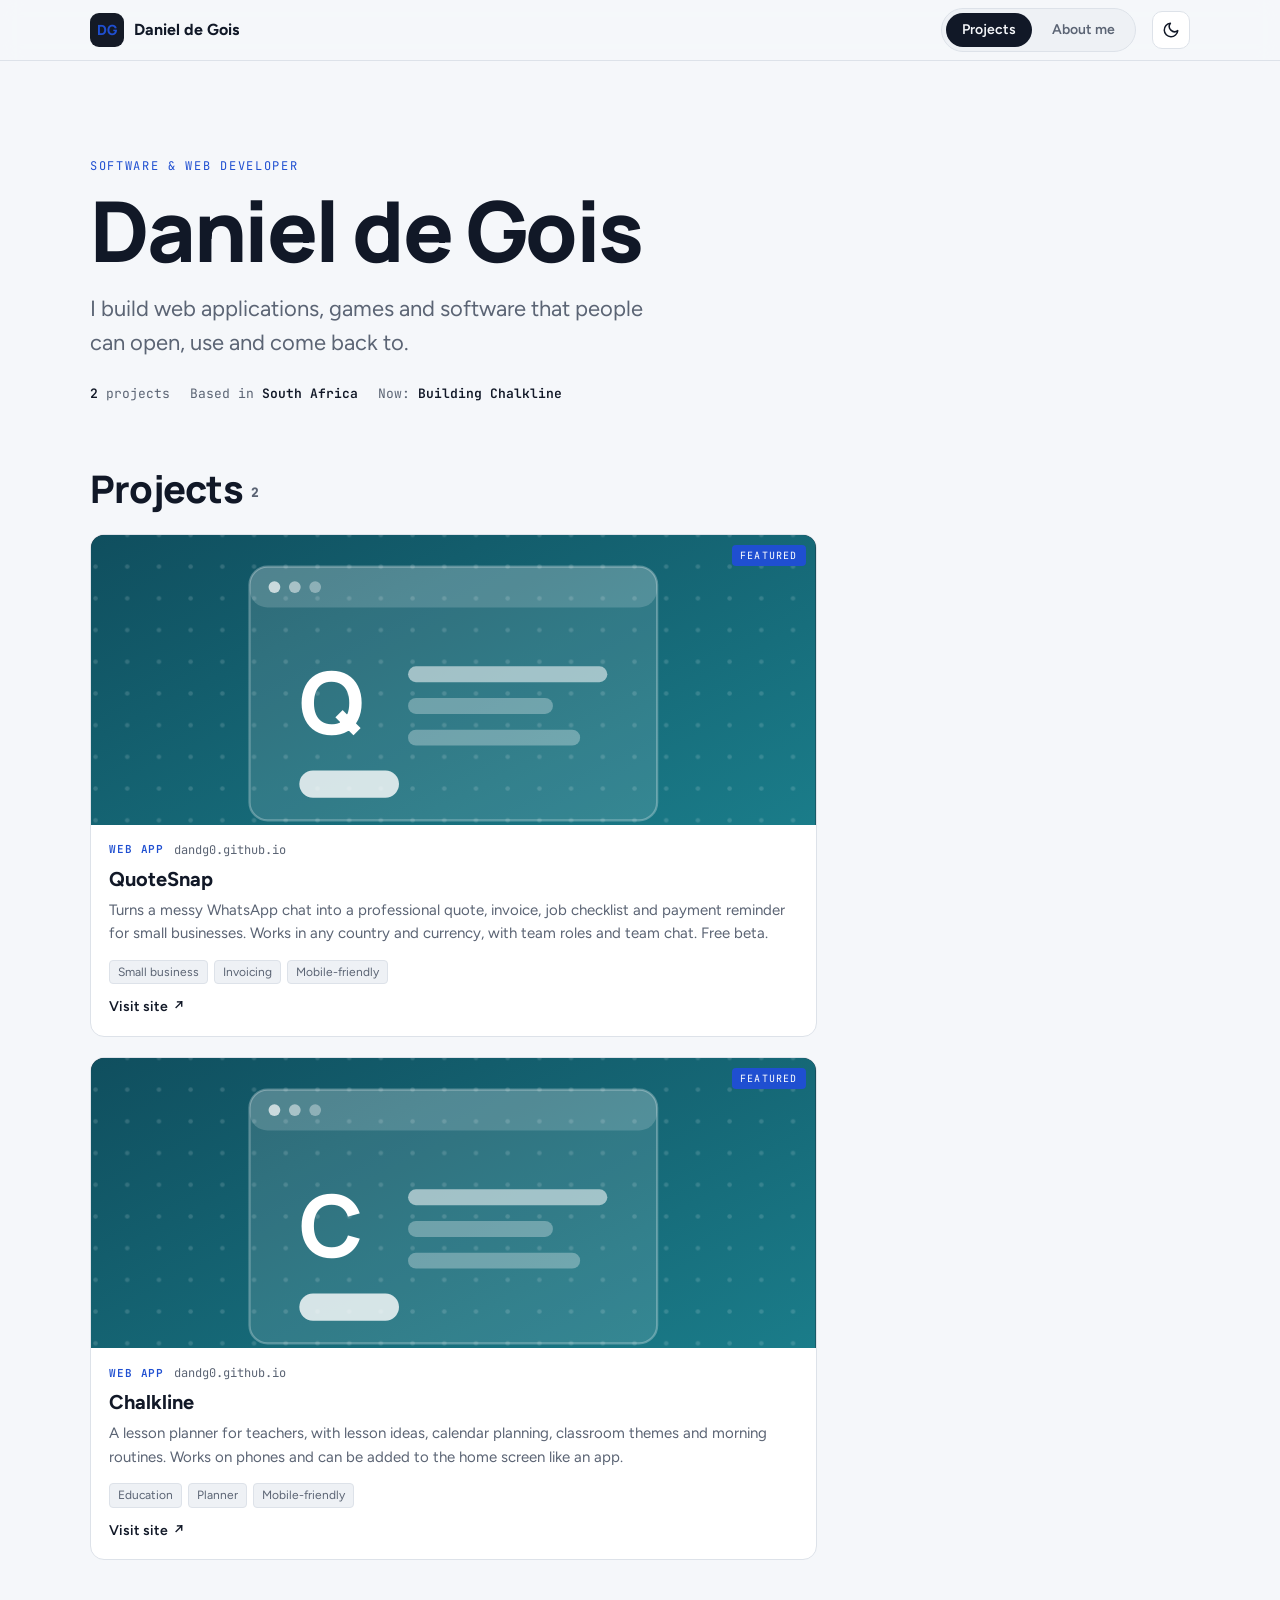
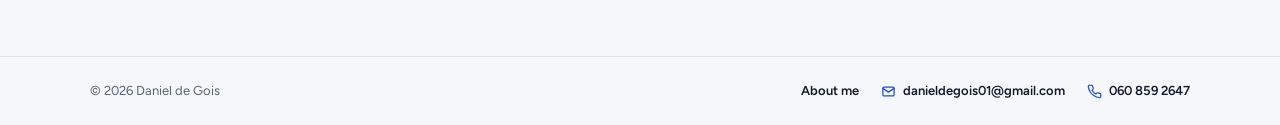
<file: index.html>
<!doctype html>
<html lang="en">
<head>
<meta charset="utf-8">
<meta name="viewport" content="width=device-width,initial-scale=1,viewport-fit=cover">
<title>Daniel de Gois</title>
<meta name="description" content="Drummer and developer. Web apps, games and software by Daniel de Gois.">
<link rel="preconnect" href="https://fonts.googleapis.com"><link rel="preconnect" href="https://fonts.gstatic.com" crossorigin><link rel="stylesheet" href="https://fonts.googleapis.com/css2?family=Manrope:wght@600;700;800&family=Figtree:wght@400;500;600;700&family=JetBrains+Mono:wght@400;600&display=swap">
<script>try{var t=localStorage.getItem("portfolio-theme");if(t)document.documentElement.setAttribute("data-theme",t)}catch(e){}</script>
<style>:root{color-scheme:light}body{margin:0}img{max-width:100%}[hidden]{display:none!important}</style>
<style id="app-style">
/* Layout: left-aligned intro, sticky tab bar, then a grid of project link cards. */
:root{
  --bg:#F5F7FA; --surface:#EEF1F5; --raised:#FFFFFF; --ink:#111827; --muted:#5B6474; --line:#DDE2E9;
  --brass:#1F4FD1; --brass-ink:#FFFFFF; --brass-soft:#E3EAFB;
  --shell:#141A26; --shell-ink:#E8ECF3; --shell-dim:#2A3346; --shell-mute:#8F9AB0;
  --danger:#B42318; --ok:#1F7A4D;
  --display:"Manrope",system-ui,-apple-system,"Segoe UI",sans-serif;
  --body:"Figtree",system-ui,-apple-system,"Segoe UI",sans-serif;
  --mono:"JetBrains Mono",ui-monospace,Menlo,Consolas,monospace;
  --r:10px;
}
@media (prefers-color-scheme: dark){:root:not([data-theme="light"]){
  --bg:#0C1017; --surface:#121824; --raised:#161D2A; --ink:#E7EBF2; --muted:#98A2B5; --line:#253044;
  --brass:#7EA2FF; --brass-ink:#0B1530; --brass-soft:#1A2644;
  --shell:#0F1520; --shell-ink:#E8ECF3; --shell-dim:#26304A; --shell-mute:#8792AA;
  --danger:#FF8A80; --ok:#6FD3A0; color-scheme:dark}}
:root[data-theme="dark"]{
  --bg:#0C1017; --surface:#121824; --raised:#161D2A; --ink:#E7EBF2; --muted:#98A2B5; --line:#253044;
  --brass:#7EA2FF; --brass-ink:#0B1530; --brass-soft:#1A2644;
  --shell:#0F1520; --shell-ink:#E8ECF3; --shell-dim:#26304A; --shell-mute:#8792AA;
  --danger:#FF8A80; --ok:#6FD3A0; color-scheme:dark}
*{box-sizing:border-box}
body{background:var(--bg);color:var(--ink);font-family:var(--body);font-size:16px;line-height:1.55}
a{color:inherit}
button,input,select,textarea{font:inherit;color:inherit}
:focus-visible{outline:2px solid var(--brass);outline-offset:2px;border-radius:4px}
.wrap{max-width:1180px;margin:0 auto;padding-inline:clamp(16px,4vw,40px)}

/* top bar */
.top{position:sticky;top:env(safe-area-inset-top,0px);z-index:20;background:color-mix(in srgb,var(--bg) 88%,transparent);backdrop-filter:blur(10px);border-bottom:1px solid var(--line)}
.top .wrap{display:flex;align-items:center;gap:16px;min-height:60px;flex-wrap:wrap}
.brand{display:flex;align-items:center;gap:10px;font-weight:700;text-decoration:none;margin-right:auto;min-width:0}
.mark{width:34px;height:34px;border-radius:9px;display:grid;place-items:center;background:var(--shell);color:var(--brass);font-family:var(--display);font-weight:800;font-size:14px;letter-spacing:.02em}
.brand span:last-child{white-space:nowrap;overflow:hidden;text-overflow:ellipsis}
.tabs{display:flex;gap:4px;background:var(--surface);border:1px solid var(--line);border-radius:999px;padding:4px}
.tab{border:0;background:none;padding:6px 16px;border-radius:999px;cursor:pointer;font-weight:600;font-size:14px;color:var(--muted);text-decoration:none}
.tab[aria-selected="true"]{background:var(--ink);color:var(--bg)}
.btn{display:inline-flex;align-items:center;justify-content:center;gap:8px;border:1px solid var(--line);background:var(--raised);padding:8px 14px;border-radius:8px;cursor:pointer;font-weight:600;font-size:14px;text-decoration:none;white-space:nowrap}
.btn:hover{border-color:var(--muted)}
.btn.primary{background:var(--brass);border-color:var(--brass);color:var(--brass-ink)}
.btn.primary:hover{filter:brightness(1.06)}
.btn.ghost{background:transparent}
.btn.danger{color:var(--danger)}
.btn:disabled{opacity:.55;cursor:not-allowed}
.btn.sm{padding:5px 10px;font-size:13px}

/* hero */
.hero{padding-block:clamp(44px,8vw,96px) clamp(32px,5vw,56px);max-width:860px}
.eyebrow{font-family:var(--mono);font-size:12px;letter-spacing:.14em;text-transform:uppercase;color:var(--brass);margin:0 0 12px}
h1{font-family:var(--display);font-weight:800;font-size:clamp(44px,7vw,84px);line-height:1;letter-spacing:-.03em;margin:0;text-wrap:balance;overflow-wrap:anywhere}
.lede{font-size:clamp(18px,2vw,22px);max-width:40ch;margin:20px 0 0;color:var(--muted)}
.facts{display:flex;flex-wrap:wrap;gap:8px 20px;margin-top:24px;font-family:var(--mono);font-size:13px;color:var(--muted)}
.facts b{color:var(--ink);font-weight:600}

/* sections */
.view{padding-block:8px 96px}
.sec-head{display:flex;align-items:end;gap:16px 24px;flex-wrap:wrap;margin-bottom:24px}
h2{font-family:var(--display);font-weight:800;font-size:clamp(28px,3.6vw,38px);line-height:1.1;margin:0;letter-spacing:-.02em}
.count-badge{font-family:var(--mono);font-size:13px;color:var(--muted);margin-left:8px;vertical-align:middle}
.filters{display:flex;flex-wrap:wrap;gap:6px;margin-left:auto}
.chip{border:1px solid var(--line);background:transparent;border-radius:999px;padding:5px 12px;font-size:13px;font-weight:600;cursor:pointer;color:var(--muted)}
.chip[aria-pressed="true"]{background:var(--brass-soft);border-color:var(--brass);color:var(--ink)}

.quick{display:flex;gap:8px;margin-bottom:24px;background:var(--surface);border:1px dashed var(--brass);border-radius:var(--r);padding:12px;flex-wrap:wrap}
.quick input{flex:1 1 240px;min-width:0;border:1px solid var(--line);background:var(--raised);border-radius:8px;padding:9px 12px}

.cards{display:grid;grid-template-columns:repeat(auto-fill,minmax(min(100%,290px),1fr));gap:20px}
.card{position:relative;background:var(--raised);border:1px solid var(--line);border-radius:14px;overflow:hidden;display:flex;flex-direction:column;transition:transform .18s ease,box-shadow .18s ease,border-color .18s}
.card:hover{transform:translateY(-3px);box-shadow:0 16px 32px -20px rgba(10,14,30,.45);border-color:color-mix(in srgb,var(--brass) 50%,var(--line))}
.card.feat{grid-column:span 2}
@media (max-width:700px){.card.feat{grid-column:auto}}
.card-link{display:flex;flex-direction:column;text-decoration:none;color:inherit;height:100%}
.cover{aspect-ratio:16/8;background:var(--shell);position:relative;overflow:hidden}
.card.feat .cover{aspect-ratio:16/6.4}
@media (max-width:700px){.card.feat .cover{aspect-ratio:16/8}}
.cover img,.cover svg{position:absolute;inset:0;width:100%;height:100%;object-fit:cover;display:block}
.flag{position:absolute;top:10px;left:10px;font-family:var(--mono);font-size:10px;letter-spacing:.12em;text-transform:uppercase;padding:3px 8px;border-radius:4px;background:rgba(10,12,20,.72);color:#fff}
.flag.feat-flag{left:auto;right:10px;background:var(--brass);color:var(--brass-ink)}
.card-body{padding:16px 18px 18px;display:flex;flex-direction:column;gap:8px;flex:1;min-width:0}
.meta{display:flex;align-items:center;gap:10px;font-family:var(--mono);font-size:12px;color:var(--muted);min-width:0}
.cat{color:var(--brass);font-weight:600;text-transform:uppercase;letter-spacing:.08em;font-size:11px;white-space:nowrap}
.dom{overflow:hidden;text-overflow:ellipsis;white-space:nowrap}
.card h3{font-size:20px;line-height:1.2;margin:0;font-weight:700;text-wrap:balance;overflow-wrap:anywhere}
.card p{margin:0;color:var(--muted);font-size:15px;overflow-wrap:anywhere}
.tags{display:flex;flex-wrap:wrap;gap:6px;list-style:none;margin:auto 0 0;padding:6px 0 0}
.tags li{font-size:12px;padding:2px 8px;border-radius:4px;background:var(--surface);border:1px solid var(--line);color:var(--muted)}
.open{display:inline-flex;align-items:center;gap:6px;font-weight:600;font-size:14px;color:var(--ink);margin-top:4px}
.card:hover .open{color:var(--brass)}
.tools{display:flex;gap:6px;padding:10px 12px;border-top:1px dashed var(--line);background:var(--surface);flex-wrap:wrap}
.tools .spacer{flex:1}

.empty{border:1px dashed var(--line);border-radius:14px;padding:48px 24px;text-align:center;color:var(--muted)}
.empty h3{color:var(--ink);margin:0 0 6px;font-size:20px}

/* about */
.about{display:grid;grid-template-columns:minmax(0,1.4fr) minmax(0,1fr);gap:clamp(28px,5vw,64px)}
.prose p{font-size:18px;max-width:62ch;margin:0 0 1em}
.prose p:first-child{font-size:21px}
.side{display:flex;flex-direction:column;gap:16px;min-width:0}
.panel{background:var(--raised);border:1px solid var(--line);border-radius:14px;padding:20px}
.panel h3{font-family:var(--mono);font-size:12px;letter-spacing:.14em;text-transform:uppercase;color:var(--brass);margin:0 0 10px;font-weight:600}
.panel p{margin:0 0 12px;color:var(--muted)}
.pills{display:flex;flex-wrap:wrap;gap:6px;list-style:none;margin:0;padding:0}
.pills li{font-size:14px;padding:4px 10px;border-radius:999px;background:var(--surface);border:1px solid var(--line)}
.kit{list-style:none;margin:0;padding:0;display:grid;gap:6px}
.kit li{display:flex;gap:10px;font-size:15px}
.kit li::before{content:"";width:8px;height:8px;border-radius:50%;background:var(--brass);margin-top:8px;flex:none}
.contact{list-style:none;margin:0;padding:0;display:grid;gap:8px}
.contact a{display:flex;justify-content:space-between;gap:12px;text-decoration:none;font-weight:600;padding:8px 0;border-bottom:1px solid var(--line)}
.contact a span:last-child{color:var(--muted);font-family:var(--mono);font-size:12px;overflow:hidden;text-overflow:ellipsis;white-space:nowrap;min-width:0}
.mail{display:flex;gap:8px;align-items:center;flex-wrap:wrap;margin-top:12px}
.mail code{font-family:var(--mono);font-size:14px;user-select:all;overflow-wrap:anywhere}

.closing{border-top:1px solid var(--line);padding-block:48px 56px;display:grid;grid-template-columns:minmax(0,1.3fr) minmax(0,1fr);gap:clamp(28px,5vw,64px)}
.closing h2{font-size:clamp(24px,3vw,30px);margin-bottom:12px}
.closing p{color:var(--muted);margin:0 0 14px;max-width:58ch}
.link{color:var(--brass);font-weight:600;text-decoration:none;background:none;border:0;padding:0;cursor:pointer;font-size:15px}
.link:hover{text-decoration:underline}
.contact-list{list-style:none;margin:0;padding:0;display:grid;gap:10px}
.contact-list li{display:flex;align-items:center;gap:12px;background:var(--raised);border:1px solid var(--line);border-radius:12px;padding:12px 14px;min-width:0}
.contact-list .ic{width:36px;height:36px;border-radius:9px;background:var(--brass-soft);color:var(--brass);display:grid;place-items:center;flex:none}
.contact-list .ic svg{width:18px;height:18px}
.contact-list .tx{display:grid;min-width:0;flex:1}
.contact-list .lbl{font-family:var(--mono);font-size:11px;letter-spacing:.12em;text-transform:uppercase;color:var(--muted)}
.contact-list a.val{font-weight:600;text-decoration:none;overflow-wrap:anywhere}
.contact-list a.val:hover{color:var(--brass)}
.theme{width:38px;height:38px;border-radius:10px;border:1px solid var(--line);background:var(--raised);display:grid;place-items:center;cursor:pointer;color:var(--ink);flex:none}
.theme svg{width:18px;height:18px}
.theme:hover{border-color:var(--muted)}
@media (max-width:760px){.closing{grid-template-columns:1fr}}
footer{border-top:1px solid var(--line);padding-block:24px;color:var(--muted);font-size:13px}
footer .wrap{display:flex;justify-content:space-between;align-items:center;gap:12px 24px;flex-wrap:wrap}
.foot-links{display:flex;flex-wrap:wrap;gap:10px 22px;align-items:center}
.foot-links a{display:inline-flex;align-items:center;gap:7px;text-decoration:none;color:var(--ink);font-weight:600;overflow-wrap:anywhere}
.foot-links a:hover{color:var(--brass)}
.fi{display:inline-grid;color:var(--brass)}
.fi svg{width:15px;height:15px}

/* edit mode */
.editbar{position:fixed;left:0;right:0;bottom:0;z-index:30;background:var(--shell);color:var(--shell-ink);padding:12px 16px calc(12px + env(safe-area-inset-bottom,0px))}
.editbar .wrap{display:flex;align-items:center;gap:10px;flex-wrap:wrap;padding-inline:0}
.editbar .status{margin-right:auto;font-size:14px;display:flex;align-items:center;gap:8px}
.dot{width:8px;height:8px;border-radius:50%;background:var(--shell-mute)}
.dot.dirty{background:var(--brass)}
.editbar .btn{background:transparent;color:var(--shell-ink);border-color:var(--shell-dim)}
.editbar .btn.primary{background:var(--brass);border-color:var(--brass);color:var(--brass-ink)}
.banner{background:var(--brass-soft);border:1px solid var(--brass);border-radius:var(--r);padding:12px 16px;display:flex;gap:12px;align-items:center;flex-wrap:wrap;margin-top:16px}
.banner span{margin-right:auto}

.modal-back{position:fixed;inset:0;z-index:50;background:rgba(8,10,18,.55);display:grid;place-items:center;padding:16px;overflow:auto}
.modal{background:var(--raised);border:1px solid var(--line);border-radius:16px;width:min(620px,100%);max-height:calc(100dvh - 32px);overflow:auto;padding:24px}
.modal h2{font-size:32px;margin-bottom:4px}
.modal .sub{color:var(--muted);margin:0 0 20px;font-size:14px}
.fields{display:grid;gap:14px}
.row2{display:grid;grid-template-columns:1fr 1fr;gap:14px}
@media (max-width:560px){.row2{grid-template-columns:1fr}}
label.f{display:grid;gap:6px;font-size:13px;font-weight:600;min-width:0}
label.f small{font-weight:400;color:var(--muted)}
.f input[type=text],.f input[type=url],.f input[type=email],.f input[type=number],.f select,.f textarea{width:100%;border:1px solid var(--line);background:var(--surface);border-radius:8px;padding:9px 12px;font-weight:400;font-size:15px}
.f textarea{resize:vertical;min-height:84px;line-height:1.5}
.check{display:flex;gap:10px;align-items:center;font-size:14px;font-weight:600}
.imgrow{display:flex;gap:12px;align-items:center;flex-wrap:wrap}
.thumb{width:120px;aspect-ratio:16/8;border-radius:8px;overflow:hidden;background:var(--shell);position:relative;flex:none}
.thumb img,.thumb svg{position:absolute;inset:0;width:100%;height:100%;object-fit:cover}
.modal-actions{display:flex;gap:10px;justify-content:flex-end;margin-top:22px;flex-wrap:wrap}
.err{color:var(--danger);font-size:13px;min-height:1em;margin:0}

.toast{position:fixed;left:50%;bottom:96px;transform:translateX(-50%);z-index:60;background:var(--ink);color:var(--bg);padding:10px 16px;border-radius:8px;font-size:14px;max-width:calc(100% - 32px);box-shadow:0 10px 30px -10px rgba(0,0,0,.5)}

@media (max-width:860px){.about{grid-template-columns:1fr}}
@media (max-width:480px){.tabs .tab{padding:6px 11px}.top .wrap{gap:10px;flex-wrap:nowrap}.brand span:last-child{display:none}}
@media (prefers-reduced-motion: reduce){*{transition:none!important}.card:hover{transform:none}}
body.editing{padding-bottom:84px}
</style>
</head>
<body>
<div id="app"></div>
<script>
(function(){
"use strict";
var DRAFT_KEY='portfolio-draft-v1';
var S={
  data:null, savedJSON:'', loadMsg:'Loading…',
  tab:(location.hash==='#about')?'about':'projects',
  filter:'All', canEdit:false, editing:false, saving:false,
  draft:null, confirmDel:null
};
function clone(o){return JSON.parse(JSON.stringify(o))}
function esc(s){return String(s==null?'':s).replace(/[&<>"']/g,function(c){return {'&':'&amp;','<':'&lt;','>':'&gt;','"':'&quot;',"'":'&#39;'}[c]})}
function dirty(){return JSON.stringify(S.data)!==S.savedJSON}
function $(sel,root){return (root||document).querySelector(sel)}
function uid(){return 'p'+Date.now().toString(36)+Math.random().toString(36).slice(2,6)}
function safeUrl(u){u=String(u||'').trim();if(!u)return '';if(!/^[a-z][a-z0-9+.-]*:/i.test(u))u='https://'+u;try{var x=new URL(u);if(x.protocol!=='http:'&&x.protocol!=='https:')return '';return x.href}catch(e){return ''}}
function host(u){try{return new URL(u).hostname.replace(/^www\./,'')}catch(e){return u}}
function guessTitle(u){try{var x=new URL(u);var parts=x.pathname.split('/').filter(Boolean);var h=x.hostname.replace(/^www\./,'');var base;
  if(/github\.io$/.test(h)) base=parts[0]||h.split('.')[0];
  else if(/github\.com$|itch\.io$|vercel\.app$|netlify\.app$|pages\.dev$/.test(h)) base=parts[parts.length-1]||h.split('.')[0];
  else base=h.split('.')[0];
  return base.replace(/[-_]+/g,' ').replace(/\b\w/g,function(c){return c.toUpperCase()})}catch(e){return ''}}
function list(s){return String(s||'').split(',').map(function(x){return x.trim()}).filter(Boolean)}
function hash(s){var h=2166136261;for(var i=0;i<s.length;i++){h^=s.charCodeAt(i);h=Math.imul(h,16777619)}return h>>>0}
function rng(seed){return function(){seed=(seed+0x6D2B79F5)|0;var t=Math.imul(seed^seed>>>15,1|seed);t=t+Math.imul(t^t>>>7,61|t)^t;return((t^t>>>14)>>>0)/4294967296}}

/* Each project gets a generated cover: a calm colour field with a browser-window motif */
var COVERS=[['#1E3A8A','#2F5BD3'],['#0F4C5C','#1B7F8C'],['#27303F','#4A5568'],['#3B2F6B','#5B4BB0'],['#14532D','#23784A'],['#5B2140','#8A3A63']];
function coverSVG(p){
  var h=hash((p.title||'')+(p.url||'')),c=COVERS[h%COVERS.length],W=320,H=160,id='g'+h;
  var ini=esc(String(p.title||'?').trim().charAt(0).toUpperCase()||'?');
  var s='<svg xmlns="http://www.w3.org/2000/svg" viewBox="0 0 '+W+' '+H+'" preserveAspectRatio="xMidYMid slice" aria-hidden="true"><defs><linearGradient id="'+id+'" x1="0" y1="0" x2="1" y2="1"><stop offset="0" stop-color="'+c[0]+'"/><stop offset="1" stop-color="'+c[1]+'"/></linearGradient><pattern id="d'+id+'" width="14" height="14" patternUnits="userSpaceOnUse"><circle cx="2" cy="2" r="1" fill="rgba(255,255,255,.14)"/></pattern></defs><rect width="'+W+'" height="'+H+'" fill="url(#'+id+')"/><rect width="'+W+'" height="'+H+'" fill="url(#d'+id+')"/>';
  s+='<g transform="translate(70 30)"><rect width="180" height="112" rx="8" fill="rgba(255,255,255,.12)" stroke="rgba(255,255,255,.28)"/><rect width="180" height="18" rx="8" fill="rgba(255,255,255,.16)"/><circle cx="11" cy="9" r="2.6" fill="rgba(255,255,255,.7)"/><circle cx="20" cy="9" r="2.6" fill="rgba(255,255,255,.5)"/><circle cx="29" cy="9" r="2.6" fill="rgba(255,255,255,.35)"/>';
  s+='<text x="22" y="74" font-family="Manrope,Segoe UI,sans-serif" font-weight="800" font-size="38" fill="#fff">'+ini+'</text><rect x="70" y="44" width="88" height="7" rx="3.5" fill="rgba(255,255,255,.55)"/><rect x="70" y="58" width="64" height="7" rx="3.5" fill="rgba(255,255,255,.3)"/><rect x="70" y="72" width="76" height="7" rx="3.5" fill="rgba(255,255,255,.3)"/><rect x="22" y="90" width="44" height="12" rx="6" fill="rgba(255,255,255,.8)"/></g></svg>';
  return s}
function coverHTML(p){return p.image?'<img src="'+esc(p.image)+'" alt="">':coverSVG(p)}

/* ---------- render ---------- */
function render(){
  if(!S.data){document.getElementById('app').innerHTML='<div class="wrap" style="padding-block:96px;color:var(--muted)">'+esc(S.loadMsg)+'</div>';return}
  var d=S.data,P=d.profile;
  document.title=P.name||'Portfolio';
  var app=document.getElementById('app');
  var h='';
  h+='<header class="top"><div class="wrap"><a class="brand" href="#projects" data-tab="projects"><span class="mark">'+esc(P.initials||initials(P.name))+'</span><span>'+esc(P.name)+'</span></a>';
  h+='<nav class="tabs" role="tablist" aria-label="Sections"><a href="#projects" class="tab" role="tab" data-tab="projects" aria-selected="'+(S.tab==='projects')+'">Projects</a><a href="#about" class="tab" role="tab" data-tab="about" aria-selected="'+(S.tab==='about')+'">About me</a></nav>';
  h+=themeBtn();
  if(S.canEdit&&!S.editing) h+='<button class="btn sm" id="startEdit" type="button">Edit site</button>';
  h+='</div></header>';
  h+='<div class="wrap">';
  if(S.draft&&S.canEdit) h+='<div class="banner"><span>You have unsaved edits from an earlier session.</span><button class="btn sm primary" id="restore" type="button">Restore them</button><button class="btn sm ghost" id="dropDraft" type="button">Discard</button></div>';
  h+='<section class="hero"><div><p class="eyebrow">'+esc(P.role)+'</p><h1>'+esc(P.name)+'</h1><p class="lede">'+esc(P.tagline)+'</p><div class="facts">';
  var real=d.projects.filter(function(p){return !p.sample}).length;
  if(real) h+='<span><b>'+real+'</b> project'+(real===1?'':'s')+'</span>';
  if(P.location) h+='<span>Based in <b>'+esc(P.location)+'</b></span>';
  if(P.now) h+='<span>Now: <b>'+esc(P.now)+'</b></span>';
  h+='</div></div></section>';
  h+=S.tab==='about'?aboutHTML():projectsHTML();
  h+='</div>';
  h+='<footer><div class="wrap"><span class="copy">© '+new Date().getFullYear()+' '+esc(P.name)+'</span><nav class="foot-links" aria-label="About and contact"><a href="#about" data-tab="about">About me</a>';
  if(P.email) h+='<a href="mailto:'+esc(P.email)+'"><span class="fi">'+ICONS.mail+'</span>'+esc(P.email)+'</a>';
  if(P.phone) h+='<a href="'+esc(telHref(P.phone))+'"><span class="fi">'+ICONS.phone+'</span>'+esc(fmtPhone(P.phone))+'</a>';
  h+='</nav></div></footer>';
  if(S.editing){
    h+='<div class="editbar" role="region" aria-label="Editing"><div class="wrap"><span class="status"><span class="dot'+(dirty()?' dirty':'')+'"></span>'+(dirty()?'Unsaved changes':'Editing · no changes yet')+'</span>';
    h+='<button class="btn sm" id="addLink" type="button">+ Add link</button><button class="btn sm" id="editProfile" type="button">Edit about me</button>';
    h+='<button class="btn sm" id="discard" type="button"'+(dirty()?'':' disabled')+'>Discard</button>';
    h+='<button class="btn sm" id="signOut" type="button">Sign out</button>';
    h+='<button class="btn sm" id="stopEdit" type="button">Done</button>';
    h+='<button class="btn sm primary" id="save" type="button"'+(dirty()&&!S.saving?'':' disabled')+'>'+(S.saving?'Saving…':'Save')+'</button></div></div>';
  }
  document.body.classList.toggle('editing',S.editing);
  app.innerHTML=h;
}
var ICONS={mail:'<svg viewBox="0 0 24 24" fill="none" stroke="currentColor" stroke-width="2" stroke-linecap="round" stroke-linejoin="round"><rect x="3" y="5" width="18" height="14" rx="2"/><path d="m3 7 9 6 9-6"/></svg>',phone:'<svg viewBox="0 0 24 24" fill="none" stroke="currentColor" stroke-width="2" stroke-linecap="round" stroke-linejoin="round"><path d="M22 16.9v3a2 2 0 0 1-2.2 2 19.8 19.8 0 0 1-8.6-3.1 19.5 19.5 0 0 1-6-6A19.8 19.8 0 0 1 2.1 4.2 2 2 0 0 1 4.1 2h3a2 2 0 0 1 2 1.7c.1 1 .4 1.9.7 2.8a2 2 0 0 1-.5 2.1L8 9.9a16 16 0 0 0 6 6l1.3-1.3a2 2 0 0 1 2.1-.4c.9.3 1.8.6 2.8.7a2 2 0 0 1 1.7 2z"/></svg>',sun:'<svg viewBox="0 0 24 24" fill="none" stroke="currentColor" stroke-width="2" stroke-linecap="round"><circle cx="12" cy="12" r="4"/><path d="M12 2v2M12 20v2M4.9 4.9l1.4 1.4M17.7 17.7l1.4 1.4M2 12h2M20 12h2M4.9 19.1l1.4-1.4M17.7 6.3l1.4-1.4"/></svg>',moon:'<svg viewBox="0 0 24 24" fill="none" stroke="currentColor" stroke-width="2" stroke-linecap="round" stroke-linejoin="round"><path d="M21 12.8A9 9 0 1 1 11.2 3a7 7 0 0 0 9.8 9.8z"/></svg>'};
function isDark(){var t=document.documentElement.getAttribute('data-theme');if(t)return t==='dark';return !!(window.matchMedia&&matchMedia('(prefers-color-scheme: dark)').matches)}
function themeBtn(){var d=isDark();return '<button class="theme" id="themeToggle" type="button" aria-label="Switch to '+(d?'light':'dark')+' mode" title="Switch to '+(d?'light':'dark')+' mode">'+(d?ICONS.sun:ICONS.moon)+'</button>'}
function toggleTheme(){var next=isDark()?'light':'dark';document.documentElement.setAttribute('data-theme',next);try{localStorage.setItem('portfolio-theme',next)}catch(e){}var b=$('#themeToggle');if(b)b.outerHTML=themeBtn()}
function telHref(p){var d=String(p||'').replace(/[^\d+]/g,'');if(d.charAt(0)==='0')d='+27'+d.slice(1);return 'tel:'+d}
function fmtPhone(p){var d=String(p||'').replace(/\D/g,'');return d.length===10?d.slice(0,3)+' '+d.slice(3,6)+' '+d.slice(6):p}
function closingHTML(){
  var P=S.data.profile,h='<section class="closing" id="contact" aria-label="About and contact"><div>';
  if(S.tab!=='about'){h+='<h2>About me</h2>'+((P.about&&P.about[0])?'<p>'+esc(P.about[0])+'</p>':'')+'<a class="link" href="#about" data-tab="about">Read more about me →</a>'}
  else{h+='<h2>Let\'s work together</h2><p>Have a project in mind, or want to talk about something I\'ve built? Get in touch by email or phone.</p>'}
  h+='</div><div><h2>Contact</h2><ul class="contact-list">';
  if(P.email) h+='<li><span class="ic">'+ICONS.mail+'</span><span class="tx"><span class="lbl">Email</span><a class="val" href="mailto:'+esc(P.email)+'">'+esc(P.email)+'</a></span><button class="btn sm" type="button" data-copy="'+esc(P.email)+'">Copy</button></li>';
  if(P.phone) h+='<li><span class="ic">'+ICONS.phone+'</span><span class="tx"><span class="lbl">Phone</span><a class="val" href="'+esc(telHref(P.phone))+'">'+esc(fmtPhone(P.phone))+'</a></span><button class="btn sm" type="button" data-copy="'+esc(P.phone)+'">Copy</button></li>';
  if(!P.email&&!P.phone) h+='<li><span class="tx"><span class="val">Contact details coming soon.</span></span></li>';
  return h+'</ul></div></section>'}
function initials(n){return String(n||'?').split(/\s+/).filter(Boolean).map(function(w){return w[0]}).join('').slice(0,2).toUpperCase()}

function projectsHTML(){
  var d=S.data,cats=['All'].concat(d.categories.filter(function(c){return d.projects.some(function(p){return p.category===c})}));
  if(cats.indexOf(S.filter)<0)S.filter='All';
  var items=d.projects.filter(function(p){return S.filter==='All'||p.category===S.filter});
  var h='<section class="view" id="projects" aria-labelledby="ph"><div class="sec-head"><h2 id="ph">Projects<span class="count-badge">'+d.projects.length+'</span></h2>';
  if(cats.length>2){h+='<div class="filters" role="group" aria-label="Filter by type">';cats.forEach(function(c){h+='<button class="chip" type="button" data-filter="'+esc(c)+'" aria-pressed="'+(S.filter===c)+'">'+esc(c)+'</button>'});h+='</div>'}
  h+='</div>';
  if(S.editing) h+='<form class="quick" id="quick"><input id="quickUrl" type="text" inputmode="url" placeholder="Paste a website link, e.g. mygame.itch.io" aria-label="Website link"><button class="btn primary" type="submit">Add link</button></form>';
  if(!items.length){
    h+='<div class="empty"><h3>No projects here yet</h3><p>'+(S.canEdit?'Choose Edit site, then paste a link to add your first project.':'Check back soon.')+'</p></div>';
  } else {
    h+='<div class="cards">';
    items.forEach(function(p){
      var i=d.projects.indexOf(p);
      h+='<article class="card'+(p.featured?' feat':'')+'"><a class="card-link" href="'+esc(p.url)+'" target="_blank" rel="noopener noreferrer"><div class="cover">'+coverHTML(p)+(p.sample?'<span class="flag">Sample</span>':'')+(p.featured?'<span class="flag feat-flag">Featured</span>':'')+'</div><div class="card-body"><div class="meta"><span class="cat">'+esc(p.category)+'</span><span class="dom">'+esc(host(p.url))+'</span></div><h3>'+esc(p.title)+'</h3>'+(p.desc?'<p>'+esc(p.desc)+'</p>':'');
      if(p.tags&&p.tags.length){h+='<ul class="tags">';p.tags.forEach(function(t){h+='<li>'+esc(t)+'</li>'});h+='</ul>'}
      h+='<span class="open">Visit site <span aria-hidden="true">↗</span></span></div></a>';
      if(S.editing){
        h+='<div class="tools"><button class="btn sm" type="button" data-move="-1" data-i="'+i+'" aria-label="Move earlier"'+(i===0?' disabled':'')+'>←</button><button class="btn sm" type="button" data-move="1" data-i="'+i+'" aria-label="Move later"'+(i===d.projects.length-1?' disabled':'')+'>→</button><span class="spacer"></span><button class="btn sm" type="button" data-edit="'+i+'">Edit</button>';
        h+=S.confirmDel===p.id?'<button class="btn sm danger" type="button" data-del="'+i+'">Confirm delete</button>':'<button class="btn sm ghost danger" type="button" data-askdel="'+esc(p.id)+'">Delete</button>';
        h+='</div>';
      }
      h+='</article>';
    });
    h+='</div>';
  }
  return h+'</section>';
}

function aboutHTML(){
  var P=S.data.profile,h='<section class="view" id="about" aria-labelledby="ah"><div class="sec-head"><h2 id="ah">About me</h2></div><div class="about"><div class="prose">';
  (P.about||[]).forEach(function(par){h+='<p>'+esc(par)+'</p>'});
  h+='</div><div class="side">';
  h+='<div class="panel"><h3>What I work with</h3>'+(P.codeIntro?'<p>'+esc(P.codeIntro)+'</p>':'');
  if(P.stack&&P.stack.length){h+='<ul class="pills">';P.stack.forEach(function(g){h+='<li>'+esc(g)+'</li>'});h+='</ul>'}
  h+='</div>';
  h+='<div class="panel"><h3>Outside of code</h3>'+(P.drumsIntro?'<p>'+esc(P.drumsIntro)+'</p>':'');
  if(P.genres&&P.genres.length){h+='<ul class="pills">';P.genres.forEach(function(g){h+='<li>'+esc(g)+'</li>'});h+='</ul>'}
  if(P.kit&&P.kit.length){h+='<ul class="kit" style="margin-top:14px">';P.kit.forEach(function(k){h+='<li>'+esc(k)+'</li>'});h+='</ul>'}
  h+='</div>';
  if(P.contact&&P.contact.length){
    h+='<div class="panel"><h3>Find me</h3>';
    if(P.contact&&P.contact.length){h+='<ul class="contact">';P.contact.forEach(function(c){h+='<li><a href="'+esc(c.url)+'" target="_blank" rel="noopener noreferrer"><span>'+esc(c.label)+' ↗</span><span>'+esc(host(c.url))+'</span></a></li>'});h+='</ul>'}
    h+='</div>';
  }
  return h+'</div></div></section>';
}

/* ---------- modals ---------- */
function openModal(html,onMount){closeModal();var back=document.createElement('div');back.className='modal-back';back.id='modalBack';back.innerHTML='<div class="modal" role="dialog" aria-modal="true">'+html+'</div>';document.body.appendChild(back);back.addEventListener('mousedown',function(e){if(e.target===back)closeModal()});if(onMount)onMount(back);var f=back.querySelector('input,textarea,select');if(f)f.focus()}
function closeModal(){var m=$('#modalBack');if(m)m.remove()}
document.addEventListener('keydown',function(e){if(e.key==='Escape')closeModal()});

function linkModal(idx,prefillUrl){
  var d=S.data,isNew=idx==null,p=isNew?{title:'',url:prefillUrl||'',desc:'',category:d.categories[0],tags:[],image:'',featured:false}:clone(d.projects[idx]);
  if(isNew&&prefillUrl)p.title=guessTitle(prefillUrl);
  var opts=d.categories.map(function(c){return '<option'+(c===p.category?' selected':'')+'>'+esc(c)+'</option>'}).join('');
  var h='<h2>'+(isNew?'Add a link':'Edit link')+'</h2><p class="sub">This card goes live when you choose Save.</p><form id="linkForm" class="fields" novalidate>';
  h+='<label class="f">Website link<input id="lf-url" type="url" required value="'+esc(p.url)+'" placeholder="https://…"></label>';
  h+='<div class="row2"><label class="f">Title<input id="lf-title" type="text" value="'+esc(p.title)+'" maxlength="80"></label><label class="f">Type<select id="lf-cat">'+opts+'</select></label></div>';
  h+='<label class="f">Short description <small>One or two sentences</small><textarea id="lf-desc" maxlength="400">'+esc(p.desc)+'</textarea></label>';
  h+='<label class="f">Tags <small>Separate with commas</small><input id="lf-tags" type="text" value="'+esc((p.tags||[]).join(', '))+'" placeholder="React, Multiplayer, Unity"></label>';
  h+='<div class="f" style="display:grid;gap:6px;font-size:13px;font-weight:600">Cover image <small style="font-weight:400;color:var(--muted)">Optional. Without one, the card gets a generated cover.</small><div class="imgrow"><div class="thumb" id="lf-thumb"></div><label class="btn sm" for="lf-file">Upload image</label><input id="lf-file" type="file" accept="image/*" hidden><button class="btn sm ghost" type="button" id="lf-noimg"'+(p.image?'':' hidden')+'>Remove image</button></div></div>';
  h+='<label class="check"><input id="lf-feat" type="checkbox"'+(p.featured?' checked':'')+'> Feature this project (shows as a wide card)</label>';
  h+='<p class="err" id="lf-err"></p><div class="modal-actions"><button class="btn ghost" type="button" id="lf-cancel">Cancel</button><button class="btn primary" type="submit">'+(isNew?'Add card':'Update card')+'</button></div></form>';
  openModal(h,function(m){
    var thumb=$('#lf-thumb',m);
    function draw(){thumb.innerHTML=p.image?'<img src="'+esc(p.image)+'" alt="">':coverSVG({title:$('#lf-title',m).value,url:$('#lf-url',m).value});$('#lf-noimg',m).hidden=!p.image}
    draw();
    $('#lf-url',m).addEventListener('change',function(){var u=safeUrl(this.value);var t=$('#lf-title',m);if(u&&!t.value)t.value=guessTitle(u);draw()});
    $('#lf-title',m).addEventListener('input',function(){if(!p.image)draw()});
    $('#lf-file',m).addEventListener('change',function(){var f=this.files&&this.files[0];if(!f)return;shrink(f).then(function(url){p.image=url;draw()}).catch(function(){$('#lf-err',m).textContent='That image could not be read. Try a JPG or PNG.'})});
    $('#lf-noimg',m).addEventListener('click',function(){p.image='';draw()});
    $('#lf-cancel',m).addEventListener('click',closeModal);
    $('#linkForm',m).addEventListener('submit',function(e){e.preventDefault();
      var u=safeUrl($('#lf-url',m).value);if(!u){$('#lf-err',m).textContent='Enter a website link that starts with http:// or https://.';return}
      p.url=u;p.title=$('#lf-title',m).value.trim()||guessTitle(u)||host(u);p.category=$('#lf-cat',m).value;p.desc=$('#lf-desc',m).value.trim();p.tags=list($('#lf-tags',m).value);p.featured=$('#lf-feat',m).checked;delete p.sample;
      if(isNew){p.id=uid();d.projects.unshift(p)}else{d.projects[idx]=p}
      closeModal();S.filter='All';render();toast(isNew?'Card added. Save to make it live.':'Card updated.')});
  })}

function shrink(file){return new Promise(function(res,rej){var url=URL.createObjectURL(file);var img=new Image();img.onload=function(){var W=960,H=480,c=document.createElement('canvas');c.width=W;c.height=H;var x=c.getContext('2d');var s=Math.max(W/img.width,H/img.height),w=img.width*s,h=img.height*s;x.drawImage(img,(W-w)/2,(H-h)/2,w,h);URL.revokeObjectURL(url);res(c.toDataURL('image/jpeg',.78))};img.onerror=function(){URL.revokeObjectURL(url);rej()};img.src=url})}

function profileModal(){
  var P=S.data.profile;
  var contacts=(P.contact||[]).map(function(c){return c.label+' | '+c.url}).join('\n');
  var h='<h2>Edit about me</h2><p class="sub">Changes go live when you choose Save.</p><form id="pf" class="fields" novalidate>';
  h+='<div class="row2"><label class="f">Name<input id="pf-name" type="text" value="'+esc(P.name)+'"></label><label class="f">Initials <small>Shown in the round badge</small><input id="pf-ini" type="text" maxlength="3" value="'+esc(P.initials)+'"></label></div>';
  h+='<div class="row2"><label class="f">Role line<input id="pf-role" type="text" value="'+esc(P.role)+'"></label><label class="f">Location<input id="pf-loc" type="text" value="'+esc(P.location)+'"></label></div>';
  h+='<label class="f">Tagline<input id="pf-tag" type="text" value="'+esc(P.tagline)+'"></label>';
  h+='<label class="f">What you are working on now<input id="pf-now" type="text" value="'+esc(P.now)+'"></label>';
  h+='<label class="f">About me <small>Leave a blank line between paragraphs</small><textarea id="pf-about" rows="8">'+esc((P.about||[]).join('\n\n'))+'</textarea></label>';
  h+='<label class="f">Outside of code (hobbies)<textarea id="pf-drums" rows="3">'+esc(P.drumsIntro)+'</textarea></label>';
  h+='<div class="row2"><label class="f">Styles you play <small>Commas</small><input id="pf-genres" type="text" value="'+esc((P.genres||[]).join(', '))+'"></label><label class="f">Your kit <small>Commas, e.g. Tama Starclassic, Zildjian K</small><input id="pf-kit" type="text" value="'+esc((P.kit||[]).join(', '))+'"></label></div>';
  h+='<label class="f">Intro to what you work with<textarea id="pf-code" rows="3">'+esc(P.codeIntro)+'</textarea></label>';
  h+='<label class="f">Languages and tools <small>Commas</small><input id="pf-stack" type="text" value="'+esc((P.stack||[]).join(', '))+'"></label>';
  h+='<div class="row2"><label class="f">Email <small>Shown in the Contact section</small><input id="pf-email" type="email" value="'+esc(P.email)+'"></label><label class="f">Phone <small>Shown in the Contact section</small><input id="pf-phone" type="tel" value="'+esc(P.phone||'')+'"></label></div>';
  h+='<label class="f">Social and profile links <small>One per line as Label | link, e.g. GitHub | github.com/you</small><textarea id="pf-contact" rows="4" placeholder="GitHub | github.com/yourname&#10;YouTube | youtube.com/@yourchannel">'+esc(contacts)+'</textarea></label>';
  h+='<label class="f">Project types <small>Commas. These are the filter buttons</small><input id="pf-cats" type="text" value="'+esc(S.data.categories.join(', '))+'"></label>';
  h+='<div class="modal-actions"><button class="btn ghost" type="button" id="pf-cancel">Cancel</button><button class="btn primary" type="submit">Apply</button></div></form>';
  openModal(h,function(m){
    $('#pf-cancel',m).addEventListener('click',closeModal);
    $('#pf',m).addEventListener('submit',function(e){e.preventDefault();
      function v(id){return $(id,m).value.trim()}
      P.name=v('#pf-name')||'Your name';P.initials=v('#pf-ini').toUpperCase()||initials(P.name);P.role=v('#pf-role');P.location=v('#pf-loc');P.tagline=v('#pf-tag');P.now=v('#pf-now');
      
      P.about=$('#pf-about',m).value.split(/\n\s*\n/).map(function(x){return x.trim()}).filter(Boolean);
      P.drumsIntro=v('#pf-drums');P.genres=list(v('#pf-genres'));P.kit=list(v('#pf-kit'));P.codeIntro=v('#pf-code');P.stack=list(v('#pf-stack'));P.email=v('#pf-email');P.phone=v('#pf-phone');
      P.contact=$('#pf-contact',m).value.split('\n').map(function(line){var parts=line.split('|');if(parts.length<2)return null;var u=safeUrl(parts.slice(1).join('|'));var l=parts[0].trim();return (u&&l)?{label:l,url:u}:null}).filter(Boolean);
      var cats=list(v('#pf-cats'));if(cats.length){S.data.categories=cats;S.data.projects.forEach(function(p){if(cats.indexOf(p.category)<0&&cats.indexOf('Other')<0)cats.push(p.category)})}
      closeModal();render();toast('About me updated.')});
  })}

/* ---------- saving to GitHub ---------- */
var GH_KEY='portfolio-github-v1';
function ghCfg(){try{var c=JSON.parse(localStorage.getItem(GH_KEY)||'null');return c&&c.token?c:null}catch(e){return null}}
function ghSetCfg(c){try{if(c)localStorage.setItem(GH_KEY,JSON.stringify(c));else localStorage.removeItem(GH_KEY)}catch(e){}}
function guessRepo(){var h=location.hostname.toLowerCase(),m=h.match(/^([^.]+)\.github\.io$/);if(!m)return {owner:'',repo:''};var seg=location.pathname.split('/').filter(Boolean)[0];return {owner:m[1],repo:(seg&&!/\.html?$/.test(seg))?seg:h}}
function ghFetch(cfg,url,opts){opts=opts||{};return fetch('https://api.github.com'+url,{method:opts.method||'GET',cache:'no-store',headers:{'Authorization':'Bearer '+cfg.token,'Accept':'application/vnd.github+json'},body:opts.body?JSON.stringify(opts.body):undefined}).then(function(r){
  if(r.status===404&&opts.allow404)return null;
  return r.json().catch(function(){return {}}).then(function(j){if(!r.ok){var e=new Error(j.message||('GitHub error '+r.status));e.status=r.status;throw e}return j})})}
function ghPath(cfg,path){return '/repos/'+encodeURIComponent(cfg.owner)+'/'+encodeURIComponent(cfg.repo)+'/contents/'+path}
function ghGet(cfg,path){return ghFetch(cfg,ghPath(cfg,path)+'?ref='+encodeURIComponent(cfg.branch),{allow404:true})}
function ghPut(cfg,path,b64,msg){return ghGet(cfg,path).then(function(cur){var body={message:msg,content:b64,branch:cfg.branch};if(cur&&cur.sha)body.sha=cur.sha;return ghFetch(cfg,ghPath(cfg,path),{method:'PUT',body:body})})}
function toB64(str){var bytes=new TextEncoder().encode(str),bin='';for(var i=0;i<bytes.length;i+=0x8000)bin+=String.fromCharCode.apply(null,bytes.subarray(i,i+0x8000));return btoa(bin)}
function fromB64(b64){var bin=atob(b64.replace(/\s/g,'')),bytes=new Uint8Array(bin.length);for(var i=0;i<bin.length;i++)bytes[i]=bin.charCodeAt(i);return new TextDecoder().decode(bytes)}

function loginModal(){
  var g=guessRepo(),c=ghCfg()||{};
  var h='<h2>Sign in to edit</h2><p class="sub">Saving writes your changes to your GitHub repository. Your key stays in this browser only, so nobody else can save.</p><form id="gf" class="fields" novalidate>';
  h+='<div class="row2"><label class="f">GitHub username<input id="gf-owner" type="text" autocomplete="username" value="'+esc(c.owner||g.owner)+'"></label><label class="f">Repository<input id="gf-repo" type="text" value="'+esc(c.repo||g.repo)+'" placeholder="yourname.github.io"></label></div>';
  h+='<label class="f">GitHub key (personal access token) <small>Make one at github.com/settings/personal-access-tokens/new: give it access to only this repository, with Contents set to Read and write.</small><input id="gf-token" type="password" autocomplete="off" placeholder="github_pat_…"></label>';
  h+='<label class="f">Branch<input id="gf-branch" type="text" value="'+esc(c.branch||'main')+'"></label>';
  h+='<p class="err" id="gf-err"></p><div class="modal-actions"><a class="btn ghost" href="https://github.com/settings/personal-access-tokens/new" target="_blank" rel="noopener noreferrer">Create a key ↗</a><button class="btn ghost" type="button" id="gf-cancel">Cancel</button><button class="btn primary" type="submit" id="gf-go">Sign in</button></div></form>';
  openModal(h,function(m){
    $('#gf-cancel',m).addEventListener('click',closeModal);
    $('#gf',m).addEventListener('submit',function(e){e.preventDefault();
      var cfg={owner:$('#gf-owner',m).value.trim(),repo:$('#gf-repo',m).value.trim(),branch:$('#gf-branch',m).value.trim()||'main',token:$('#gf-token',m).value.trim()};
      var err=$('#gf-err',m);if(!cfg.owner||!cfg.repo||!cfg.token){err.textContent='Fill in your username, repository and key.';return}
      $('#gf-go',m).disabled=true;err.textContent='Checking your key…';
      ghFetch(cfg,'/repos/'+encodeURIComponent(cfg.owner)+'/'+encodeURIComponent(cfg.repo)).then(function(r){
        if(!r.permissions||!r.permissions.push)throw Object.assign(new Error('This key can read the repository but cannot save to it. Set Contents to Read and write.'),{status:403});
        ghSetCfg(cfg);closeModal();S.canEdit=true;S.editing=true;
        return loadFromGitHub(cfg).then(function(){render();toast('Signed in. You can edit now.')});
      }).catch(function(x){$('#gf-go',m).disabled=false;err.textContent=x.status===401?'GitHub rejected that key. Check you copied all of it.':x.status===404?'Repository not found. Check the username and repository name, and that the key has access to it.':(x.message||'Could not reach GitHub.')});
    });
  })}

function loadFromGitHub(cfg){return ghGet(cfg,'data.json').then(function(f){if(f&&f.content){var d=JSON.parse(fromB64(f.content));S.data=d;S.savedJSON=JSON.stringify(d)}})}

function save(){
  var cfg=ghCfg();if(!cfg)return loginModal();
  if(S.saving||!dirty())return;
  S.saving=true;render();
  try{localStorage.setItem(DRAFT_KEY,JSON.stringify(S.data))}catch(e){}
  var data=clone(S.data),chain=Promise.resolve();
  data.projects.forEach(function(p){if(p.image&&p.image.indexOf('data:')===0){chain=chain.then(function(){var path='images/'+p.id+'-'+Date.now().toString(36)+'.jpg';return ghPut(cfg,path,p.image.split(',')[1],'Add cover image for '+p.title).then(function(){p.image=path})})}});
  chain.then(function(){return ghPut(cfg,'data.json',toB64(JSON.stringify(data,null,2)+'\n'),'Update site content')}).then(function(){
    S.data=data;S.savedJSON=JSON.stringify(data);S.saving=false;try{localStorage.removeItem(DRAFT_KEY)}catch(e){}
    render();toast('Saved. The public site updates in about a minute.');
  }).catch(function(e){
    S.saving=false;render();
    if(e.status===401){ghSetCfg(null);toast('Your GitHub key has expired or was removed. Sign in again, then save.');loginModal()}
    else if(e.status===403||e.status===404)toast('Your key cannot save to '+cfg.owner+'/'+cfg.repo+'. Check its Contents permission is Read and write.');
    else if(e.status===409||e.status===422)toast('The site changed somewhere else. Reload the page and try again. Your edits are kept.');
    else toast('Saving failed. Check your connection and try again. Your edits are kept.');
  });
}

/* ---------- toast ---------- */
var tt;function toast(msg){var t=$('#toast');if(!t){t=document.createElement('div');t.id='toast';t.className='toast';t.setAttribute('role','status');document.body.appendChild(t)}t.textContent=msg;t.hidden=false;clearTimeout(tt);tt=setTimeout(function(){t.hidden=true},3800)}

/* ---------- events ---------- */
document.addEventListener('click',function(e){
  var t=e.target.closest('button,a');if(!t)return;
  if(t.dataset.tab){e.preventDefault();S.tab=t.dataset.tab;try{history.replaceState(null,'','#'+S.tab)}catch(_){}render();var v=document.getElementById(S.tab);if(v&&window.scrollY>300)v.scrollIntoView({behavior:'smooth',block:'start'});return}
  if(t.dataset.filter){S.filter=t.dataset.filter;render();return}
  if(t.id==='themeToggle')return toggleTheme();
  if(t.dataset.copy!=null){var v=t.dataset.copy;var cp=navigator.clipboard&&navigator.clipboard.writeText(v);if(cp)cp.then(function(){toast('Copied.')},function(){toast(v)});else toast(v);return}
  if(t.id==='copyMail'){var m=S.data.profile.email;var p=navigator.clipboard&&navigator.clipboard.writeText(m);if(p)p.then(function(){toast('Email copied.')},function(){selectMail()});else selectMail();return}
  if(t.id==='startEdit'){S.editing=true;render();return}
  if(t.id==='stopEdit'){S.editing=false;S.confirmDel=null;render();if(dirty())toast('You still have unsaved changes. Choose Edit site, then Save.');return}
  if(t.id==='addLink')return linkModal(null);
  if(t.id==='editProfile')return profileModal();
  if(t.id==='discard'){S.data=JSON.parse(S.savedJSON);S.confirmDel=null;render();toast('Changes discarded.');return}
  if(t.id==='save')return save();
  if(t.id==='signOut'){ghSetCfg(null);S.canEdit=false;S.editing=false;render();toast(dirty()?'Signed out. Unsaved changes stay in this tab until you reload.':'Signed out.');return}
  if(t.id==='restore'){S.data=S.draft;S.draft=null;S.editing=true;render();toast('Earlier edits restored. Save when ready.');return}
  if(t.id==='dropDraft'){S.draft=null;try{localStorage.removeItem(DRAFT_KEY)}catch(_){}render();return}
  if(t.dataset.edit!=null)return linkModal(+t.dataset.edit);
  if(t.dataset.askdel){S.confirmDel=t.dataset.askdel;render();setTimeout(function(){if(S.confirmDel===t.dataset.askdel){S.confirmDel=null;render()}},4000);return}
  if(t.dataset.del!=null){S.data.projects.splice(+t.dataset.del,1);S.confirmDel=null;render();return}
  if(t.dataset.move){var i=+t.dataset.i,j=i+(+t.dataset.move),arr=S.data.projects;if(j<0||j>=arr.length)return;var x=arr[i];arr[i]=arr[j];arr[j]=x;render();return}
});
document.addEventListener('submit',function(e){if(e.target.id==='quick'){e.preventDefault();var u=safeUrl($('#quickUrl').value);if(!u){toast('Paste a website link first, e.g. mysite.com');return}linkModal(null,u)}});
function selectMail(){var c=$('.mail code');if(!c)return;var r=document.createRange();r.selectNodeContents(c);var s=getSelection();s.removeAllRanges();s.addRange(r);toast('Email selected. Press Ctrl+C to copy.')}
window.addEventListener('hashchange',function(){if(location.hash==='#edit'){if(ghCfg()){S.canEdit=true;S.editing=true;render()}else loginModal();return}var t=location.hash==='#about'?'about':'projects';if(t!==S.tab){S.tab=t;render()}});

/* ---------- start ---------- */
function boot(){
  var cfg=ghCfg();
  var load=cfg?loadFromGitHub(cfg).catch(function(){return loadPublic()}):loadPublic();
  load.then(function(){
    if(!S.data){S.loadMsg='The site content could not be loaded. Refresh the page to try again.';render();return}
    if(cfg){S.canEdit=true;try{var raw=localStorage.getItem(DRAFT_KEY);if(raw){if(raw===S.savedJSON)localStorage.removeItem(DRAFT_KEY);else S.draft=JSON.parse(raw)}}catch(e){}}
    render();
    if(location.hash==='#edit'){if(cfg){S.editing=true;render()}else loginModal()}
  });
}
function loadPublic(){return fetch('data.json?v='+Date.now(),{cache:'no-store'}).then(function(r){if(!r.ok)throw 0;return r.json()}).then(function(d){S.data=d;S.savedJSON=JSON.stringify(d)}).catch(function(){})}
boot();
})();
</script>
</body>
</html>
</file>
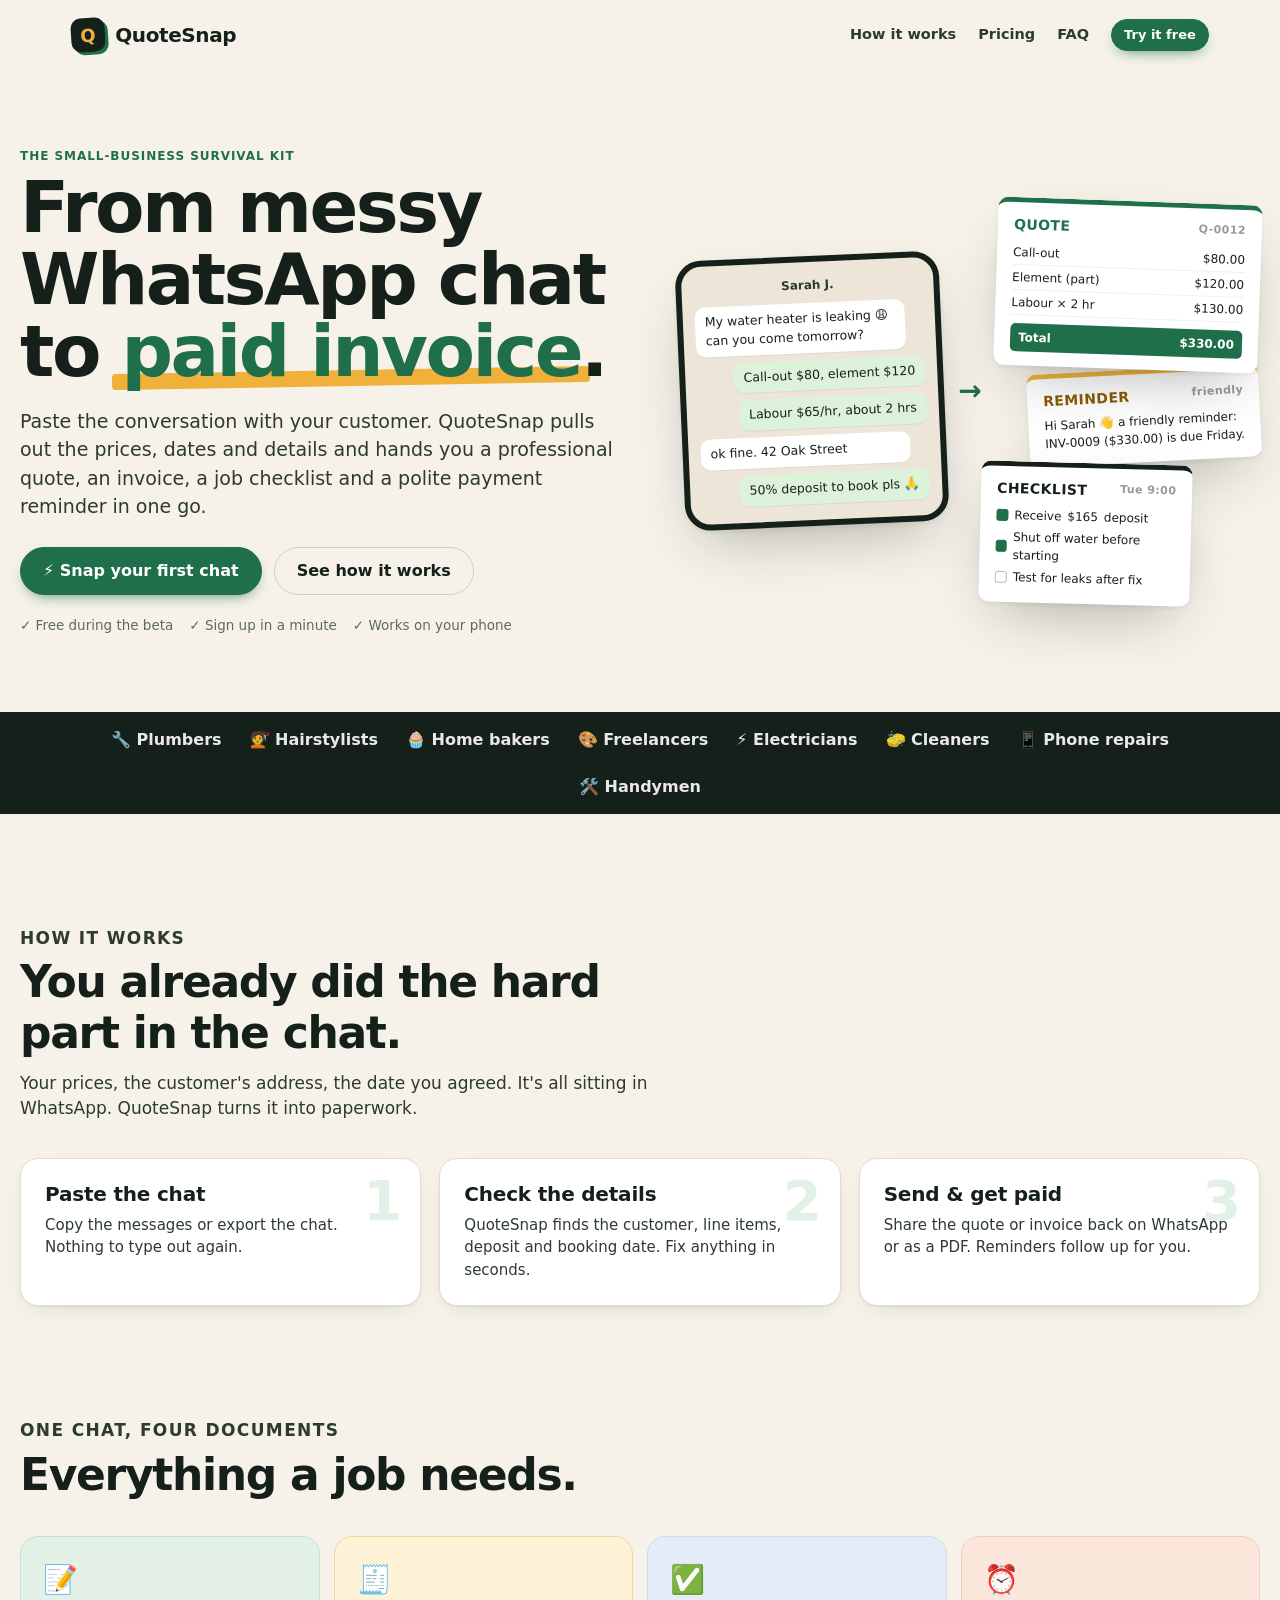
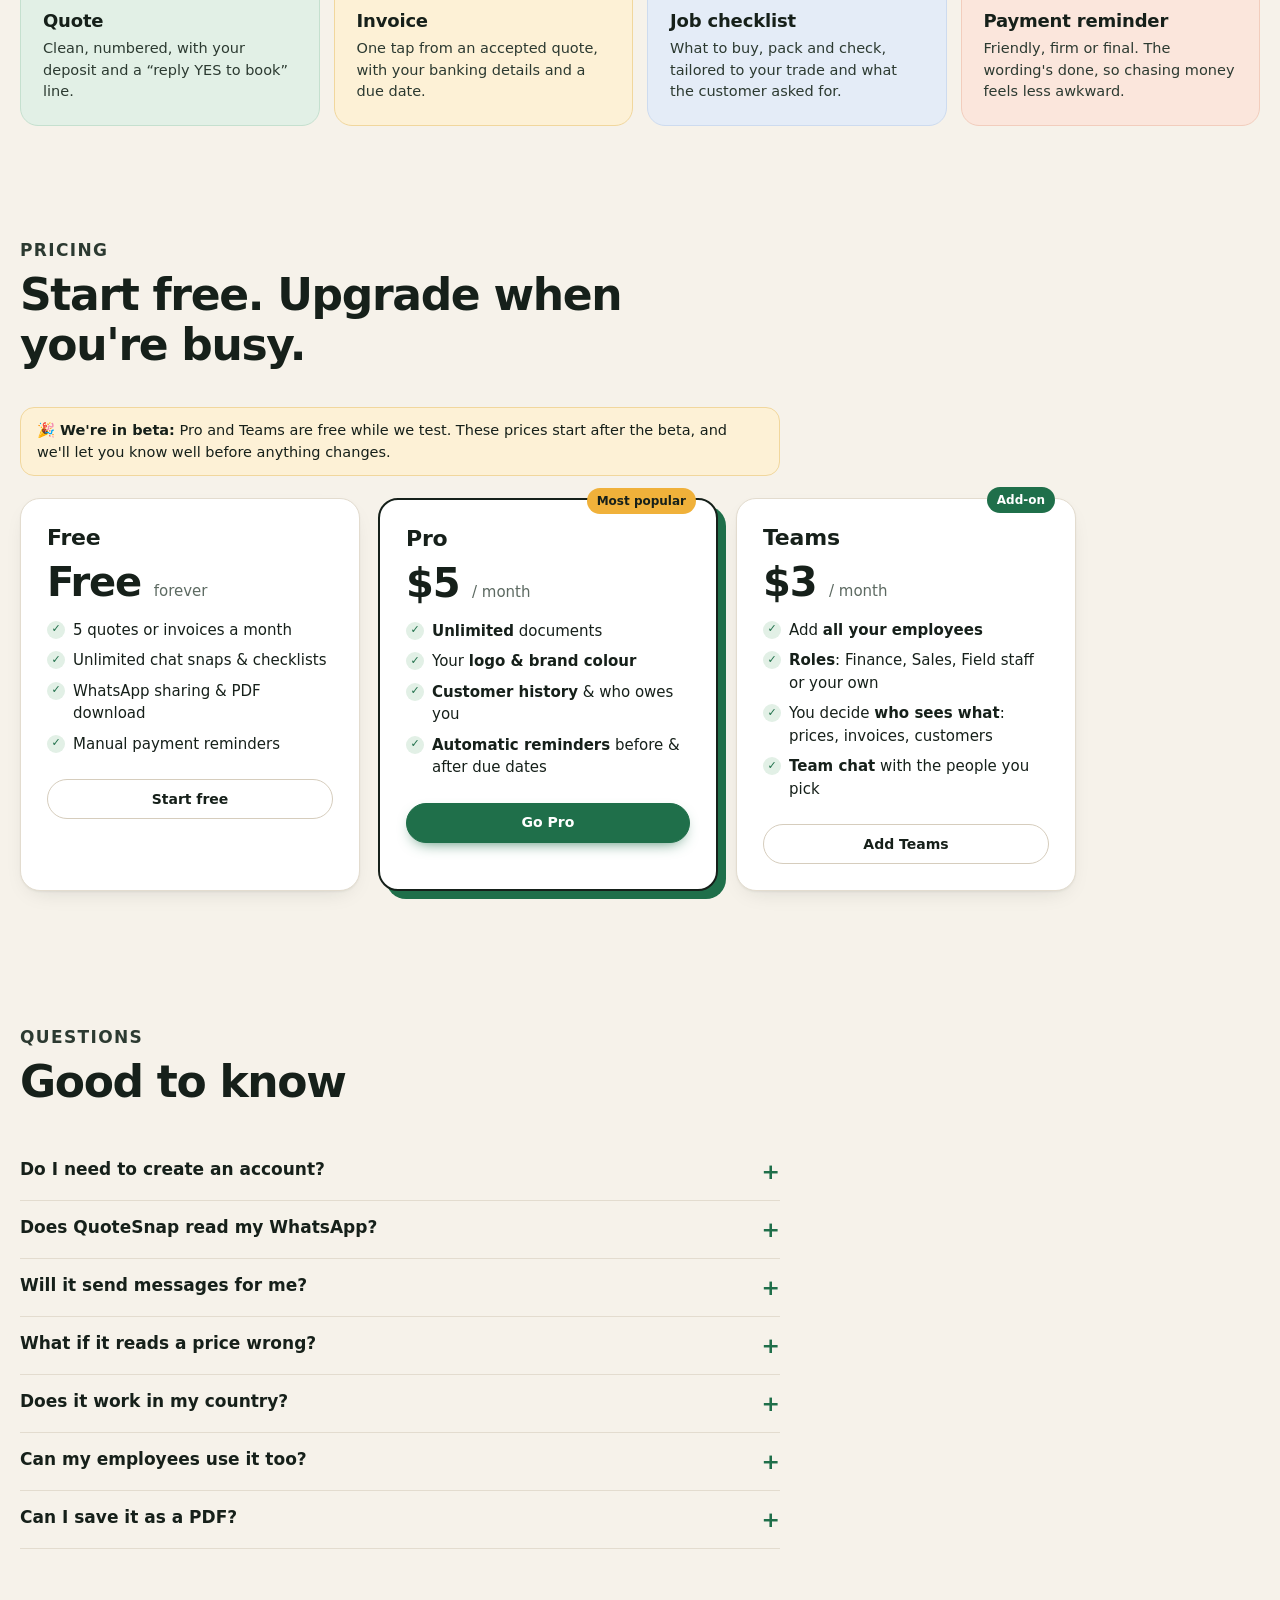
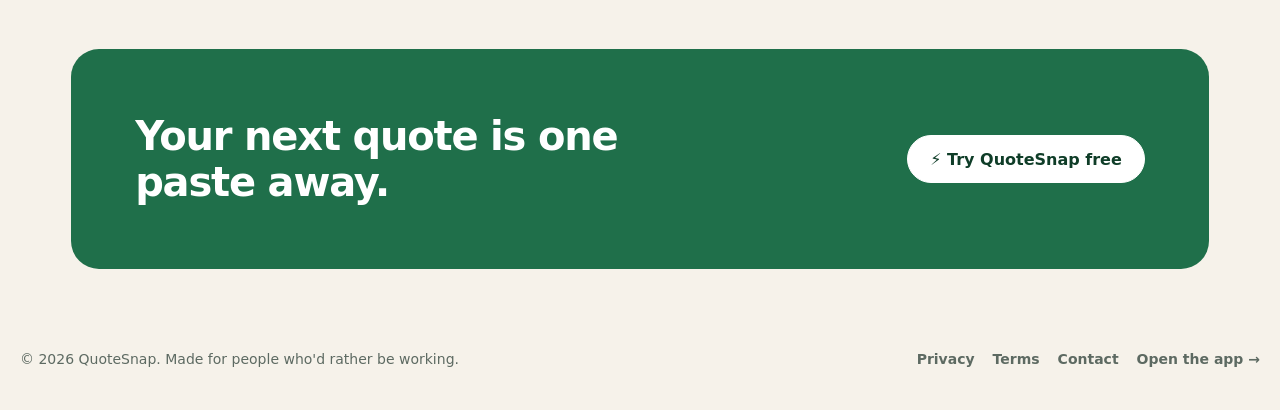
<file: quotesnap/index.html>
<!doctype html>
<html lang="en">
<head>
  <meta charset="utf-8">
  <meta http-equiv="Content-Security-Policy" content="default-src 'self'; script-src 'self'; style-src 'self' 'unsafe-inline' https://fonts.googleapis.com; font-src 'self' https://fonts.gstatic.com; img-src 'self' data: blob:; connect-src 'self' https://fonts.googleapis.com https://fonts.gstatic.com; manifest-src 'self'; worker-src 'self'; base-uri 'self'; form-action 'self'; object-src 'none'">
  <meta name="referrer" content="strict-origin-when-cross-origin">
  <meta name="viewport" content="width=device-width, initial-scale=1, viewport-fit=cover">
  <title>QuoteSnap: WhatsApp chat to quote &amp; invoice</title>
  <meta name="description" content="QuoteSnap turns a messy WhatsApp conversation into a professional quote, invoice, job checklist and payment reminder. Built for tiny businesses.">
  <meta name="theme-color" content="#f6f2ea">
  <link rel="icon" href="icons/icon.svg" type="image/svg+xml">
  <link rel="icon" href="icons/favicon-32.png" sizes="32x32" type="image/png">
  <link rel="apple-touch-icon" href="icons/apple-touch-icon.png">
  <link rel="manifest" href="manifest.webmanifest">
  <meta property="og:type" content="website">
  <meta property="og:site_name" content="QuoteSnap">
  <meta property="og:title" content="QuoteSnap: WhatsApp chat to quote & invoice">
  <meta property="og:description" content="Paste a messy WhatsApp chat and get a professional quote, invoice, job checklist and payment reminder. Free during the beta.">
  <meta property="og:image" content="https://dandg0.github.io/quotesnap/icons/og.png">
  <meta property="og:url" content="https://dandg0.github.io/quotesnap/">
  <meta property="og:image:width" content="1200">
  <meta property="og:image:height" content="630">
  <meta name="twitter:card" content="summary_large_image">
  <meta name="twitter:image" content="https://dandg0.github.io/quotesnap/icons/og.png">
  <link rel="preconnect" href="https://fonts.googleapis.com">
  <link rel="preconnect" href="https://fonts.gstatic.com" crossorigin>
  <link href="https://fonts.googleapis.com/css2?family=Bricolage+Grotesque:opsz,wght@12..96,500..800&family=Instrument+Sans:wght@400..700&display=swap" rel="stylesheet">
  <link rel="stylesheet" href="css/styles.css">
</head>
<body>
  <header class="site-nav">
    <a class="brand" href="index.html" style="padding:0"><span class="brand-mark">Q</span><span class="brand-name">QuoteSnap</span></a>
    <nav class="links" aria-label="Site">
      <a href="#how">How it works</a>
      <a href="#pricing">Pricing</a>
      <a href="#faq">FAQ</a>
      <a class="btn btn-primary btn-sm" href="app.html#/new">Try it free</a>
    </nav>
  </header>

  <main>
    <section class="wrap hero">
      <div>
        <p class="eyebrow">The small-business survival kit</p>
        <h1>From messy WhatsApp chat to <em>paid invoice</em>.</h1>
        <p class="lead">Paste the conversation with your customer. QuoteSnap pulls out the prices, dates and details and hands you a professional quote, an invoice, a job checklist and a polite payment reminder in one go.</p>
        <div class="hero-ctas">
          <a class="btn btn-primary btn-lg" href="app.html#/new">⚡ Snap your first chat</a>
          <a class="btn btn-lg btn-ghost" href="#how">See how it works</a>
        </div>
        <div class="trust">
          <span>✓ Free during the beta</span><span>✓ Sign up in a minute</span><span>✓ Works on your phone</span>
        </div>
      </div>

      <div class="demo" aria-label="Example: a WhatsApp chat becomes a quote, invoice and checklist">
        <div class="phone" aria-hidden="true">
          <div class="who-top">Sarah J.</div>
          <div class="bubble them">My water heater is leaking 😩 can you come tomorrow?</div>
          <div class="bubble me">Call-out <span data-money="80" data-short>$80</span>, element <span data-money="120" data-short>$120</span></div>
          <div class="bubble me">Labour <span data-money="65" data-short>$65</span>/hr, about 2 hrs</div>
          <div class="bubble them">ok fine. 42 Oak Street</div>
          <div class="bubble me">50% deposit to book pls 🙏</div>
        </div>
        <div class="arrow" aria-hidden="true">→</div>
        <div class="stack" aria-hidden="true">
          <div class="mini-doc d1">
            <h5>Quote <span>Q-0012</span></h5>
            <div class="l"><span>Call-out</span><span data-money="80">$80.00</span></div>
            <div class="l"><span>Element (part)</span><span data-money="120">$120.00</span></div>
            <div class="l"><span>Labour × 2 hr</span><span data-money="130">$130.00</span></div>
            <div class="t"><span>Total</span><span data-money="330">$330.00</span></div>
          </div>
          <div class="mini-doc d2">
            <h5>Reminder <span>friendly</span></h5>
            <div>Hi Sarah 👋 a friendly reminder: INV-0009 (<span data-money="330">$330.00</span>) is due Friday.</div>
          </div>
          <div class="mini-doc d3">
            <h5>Checklist <span>Tue 9:00</span></h5>
            <div class="ck"><i class="on"></i> Receive <span data-money="165" data-short>$165</span> deposit</div>
            <div class="ck"><i class="on"></i> Shut off water before starting</div>
            <div class="ck"><i></i> Test for leaks after fix</div>
          </div>
        </div>
      </div>
    </section>

    <div class="strip" aria-label="Who it's for">
      <div class="wrap">
        <span>🔧 Plumbers</span><span>💇 Hairstylists</span><span>🧁 Home bakers</span><span>🎨 Freelancers</span><span>⚡ Electricians</span><span>🧽 Cleaners</span><span>📱 Phone repairs</span><span>🛠️ Handymen</span>
      </div>
    </div>

    <section class="section wrap" id="how">
      <div class="section-head">
        <p class="eyebrow">How it works</p>
        <h2>You already did the hard part in the chat.</h2>
        <p>Your prices, the customer's address, the date you agreed. It's all sitting in WhatsApp. QuoteSnap turns it into paperwork.</p>
      </div>
      <div class="steps">
        <div class="step"><h3>Paste the chat</h3><p>Copy the messages or export the chat. Nothing to type out again.</p></div>
        <div class="step"><h3>Check the details</h3><p>QuoteSnap finds the customer, line items, deposit and booking date. Fix anything in seconds.</p></div>
        <div class="step"><h3>Send &amp; get paid</h3><p>Share the quote or invoice back on WhatsApp or as a PDF. Reminders follow up for you.</p></div>
      </div>
    </section>

    <section class="section wrap" style="padding-top:0">
      <div class="section-head">
        <p class="eyebrow">One chat, four documents</p>
        <h2>Everything a job needs.</h2>
      </div>
      <div class="outputs">
        <div class="out"><div class="e">📝</div><h3>Quote</h3><p>Clean, numbered, with your deposit and a “reply YES to book” line.</p></div>
        <div class="out"><div class="e">🧾</div><h3>Invoice</h3><p>One tap from an accepted quote, with your banking details and a due date.</p></div>
        <div class="out"><div class="e">✅</div><h3>Job checklist</h3><p>What to buy, pack and check, tailored to your trade and what the customer asked for.</p></div>
        <div class="out"><div class="e">⏰</div><h3>Payment reminder</h3><p>Friendly, firm or final. The wording's done, so chasing money feels less awkward.</p></div>
      </div>
    </section>

    <section class="section wrap" id="pricing" style="padding-top:0">
      <div class="section-head">
        <p class="eyebrow">Pricing</p>
        <h2>Start free. Upgrade when you're busy.</h2>
      </div>
      <div class="beta-banner"><b>🎉 We're in beta:</b> Pro and Teams are free while we test. These prices start after the beta, and we'll let you know well before anything changes.</div>
      <div class="plans plans-3" style="justify-content:start">
        <section class="plan-card">
          <h2>Free</h2>
          <p class="price">Free <small>forever</small></p>
          <ul class="ticks">
            <li>5 quotes or invoices a month</li>
            <li>Unlimited chat snaps &amp; checklists</li>
            <li>WhatsApp sharing &amp; PDF download</li>
            <li>Manual payment reminders</li>
          </ul>
          <a class="btn btn-block" href="app.html#/new">Start free</a>
        </section>
        <section class="plan-card featured">
          <span class="ribbon">Most popular</span>
          <h2>Pro</h2>
          <p class="price">$5 <small>/ month</small></p>
          <ul class="ticks">
            <li><b>Unlimited</b> documents</li>
            <li>Your <b>logo &amp; brand colour</b></li>
            <li><b>Customer history</b> &amp; who owes you</li>
            <li><b>Automatic reminders</b> before &amp; after due dates</li>
          </ul>
          <a class="btn btn-primary btn-block" href="app.html#/upgrade">Go Pro</a>
        </section>
        <section class="plan-card">
          <span class="ribbon" style="background:var(--green);color:#fff">Add-on</span>
          <h2>Teams</h2>
          <p class="price"><span data-team-price>$3</span> <small>/ month</small></p>
          <ul class="ticks">
            <li>Add <b>all your employees</b></li>
            <li><b>Roles</b>: Finance, Sales, Field staff or your own</li>
            <li>You decide <b>who sees what</b>: prices, invoices, customers</li>
            <li><b>Team chat</b> with the people you pick</li>
          </ul>
          <a class="btn btn-block" href="app.html#/team">Add Teams</a>
        </section>
      </div>
    </section>

    <section class="section wrap" id="faq" style="padding-top:0">
      <div class="section-head"><p class="eyebrow">Questions</p><h2>Good to know</h2></div>
      <div class="faq">
        <details><summary>Do I need to create an account?</summary><p>Yes, it takes a minute: your name, email or phone, and a password, so only you can open your quotes and invoices. Your team members each get an invite code and choose their own password. Your data is saved on this device; use “Download backup” in Settings to move it.</p></details>
        <details><summary>Does QuoteSnap read my WhatsApp?</summary><p>Only what you paste in. The chat is read right on your device and never uploaded anywhere.</p></details>
        <details><summary>Will it send messages for me?</summary><p>QuoteSnap writes the message and opens WhatsApp with it ready to go. You tap send, so nothing goes out without you seeing it.</p></details>
        <details><summary>What if it reads a price wrong?</summary><p>Every line is editable before you issue the document. If it picked the wrong person as “you”, switch it under <i>Original chat</i> and it re-reads everything.</p></details>
        <details><summary>Does it work in my country?</summary><p>Yes, anywhere WhatsApp works. QuoteSnap picks up your country and sets your currency, number style, phone code, date format and tax name (VAT, GST, sales tax…). It reads prices however people type them: $350, €350, 350 €, £1,200, ₹1,20,000, 1.200,50 €, 350 kr, ¥5,000 and more. You can change any of it in Settings, and bill a client in a different currency job by job.</p></details>
        <details><summary>Can my employees use it too?</summary><p>Yes, with the Teams add-on (<span data-team-price>$3</span>/month, priced for your country). Add your people, give each a role, and they only see what their job needs. Field staff can see their assigned jobs without any prices, while Finance handles quotes and invoices. You also choose who is in each team chat.</p></details>
        <details><summary>Can I save it as a PDF?</summary><p>Yes. Tap <i>Print / PDF</i> and choose “Save as PDF”. Only the document prints, not the app.</p></details>
      </div>
    </section>

    <section class="wrap" style="padding-bottom:40px">
      <div class="cta-band">
        <h2>Your next quote is one paste away.</h2>
        <a class="btn btn-lg" href="app.html#/new">⚡ Try QuoteSnap free</a>
      </div>
    </section>
  </main>

  <footer class="wrap site-foot">
    <span>© <span id="yr"></span> QuoteSnap. Made for people who'd rather be working.</span>
    <nav class="foot-links" aria-label="Legal">
      <a href="privacy.html">Privacy</a>
      <a href="terms.html">Terms</a>
      <a data-contact="QuoteSnap feedback" href="#">Contact</a>
      <a href="app.html">Open the app →</a>
    </nav>
  </footer>
  <script src="js/regions.js"></script>
  <script src="js/engine.js"></script>
  <script src="js/samples.js"></script>
  <script src="js/team.js"></script>
  <script src="js/config.js"></script>
  <script src="js/landing.js"></script>
</body>
</html>
</file>
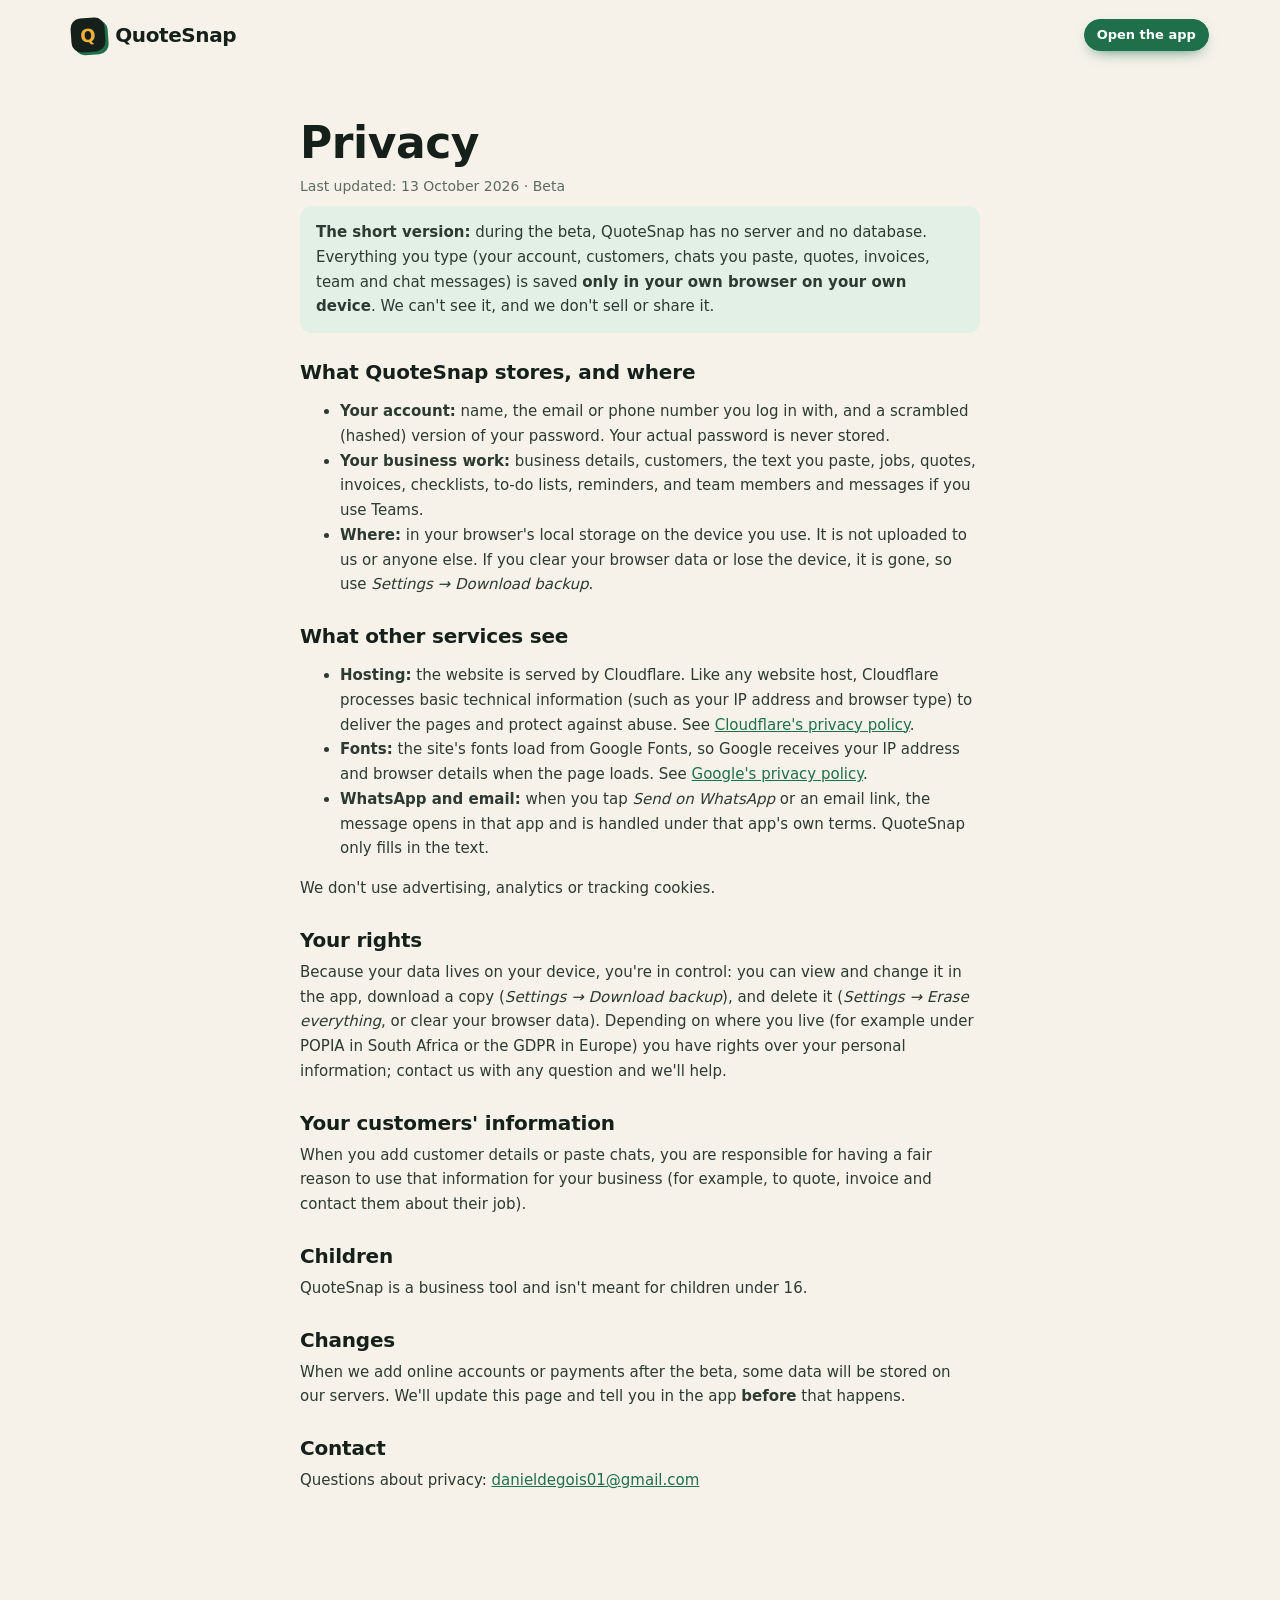
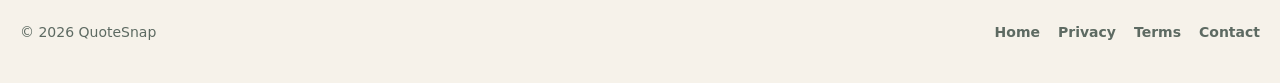
<file: quotesnap/privacy.html>
<!doctype html>
<html lang="en">
<head>
  <meta charset="utf-8">
  <meta http-equiv="Content-Security-Policy" content="default-src 'self'; script-src 'self'; style-src 'self' 'unsafe-inline' https://fonts.googleapis.com; font-src 'self' https://fonts.gstatic.com; img-src 'self' data: blob:; connect-src 'self' https://fonts.googleapis.com https://fonts.gstatic.com; manifest-src 'self'; worker-src 'self'; base-uri 'self'; form-action 'self'; object-src 'none'">
  <meta name="referrer" content="strict-origin-when-cross-origin">
  <meta name="viewport" content="width=device-width, initial-scale=1, viewport-fit=cover">
  <title>Privacy · QuoteSnap</title>
  <meta name="description" content="How QuoteSnap handles your data: your jobs, customers and documents stay in your own browser.">
  <meta name="theme-color" content="#f6f2ea">
  <link rel="icon" href="icons/icon.svg" type="image/svg+xml">
  <link rel="apple-touch-icon" href="icons/apple-touch-icon.png">
  <link rel="preconnect" href="https://fonts.googleapis.com">
  <link rel="preconnect" href="https://fonts.gstatic.com" crossorigin>
  <link href="https://fonts.googleapis.com/css2?family=Bricolage+Grotesque:opsz,wght@12..96,500..800&family=Instrument+Sans:wght@400..700&display=swap" rel="stylesheet">
  <link rel="stylesheet" href="css/styles.css">
</head>
<body>
  <header class="site-nav">
    <a class="brand" href="index.html" style="padding:0"><span class="brand-mark">Q</span><span class="brand-name">QuoteSnap</span></a>
    <nav class="links" aria-label="Site"><a class="btn btn-primary btn-sm" href="app.html">Open the app</a></nav>
  </header>
  <main class="legal">
    <h1>Privacy</h1>
    <p class="updated">Last updated: 13 October 2026 · Beta</p>
    <p class="callout"><b>The short version:</b> during the beta, QuoteSnap has no server and no database. Everything you type (your account, customers, chats you paste, quotes, invoices, team and chat messages) is saved <b>only in your own browser on your own device</b>. We can't see it, and we don't sell or share it.</p>

    <h2>What QuoteSnap stores, and where</h2>
    <ul>
      <li><b>Your account:</b> name, the email or phone number you log in with, and a scrambled (hashed) version of your password. Your actual password is never stored.</li>
      <li><b>Your business work:</b> business details, customers, the text you paste, jobs, quotes, invoices, checklists, to-do lists, reminders, and team members and messages if you use Teams.</li>
      <li><b>Where:</b> in your browser's local storage on the device you use. It is not uploaded to us or anyone else. If you clear your browser data or lose the device, it is gone, so use <i>Settings → Download backup</i>.</li>
    </ul>

    <h2>What other services see</h2>
    <ul>
      <li><b>Hosting:</b> the website is served by Cloudflare. Like any website host, Cloudflare processes basic technical information (such as your IP address and browser type) to deliver the pages and protect against abuse. See <a href="https://www.cloudflare.com/privacypolicy/" rel="noopener">Cloudflare's privacy policy</a>.</li>
      <li><b>Fonts:</b> the site's fonts load from Google Fonts, so Google receives your IP address and browser details when the page loads. See <a href="https://policies.google.com/privacy" rel="noopener">Google's privacy policy</a>.</li>
      <li><b>WhatsApp and email:</b> when you tap <i>Send on WhatsApp</i> or an email link, the message opens in that app and is handled under that app's own terms. QuoteSnap only fills in the text.</li>
    </ul>
    <p>We don't use advertising, analytics or tracking cookies.</p>

    <h2>Your rights</h2>
    <p>Because your data lives on your device, you're in control: you can view and change it in the app, download a copy (<i>Settings → Download backup</i>), and delete it (<i>Settings → Erase everything</i>, or clear your browser data). Depending on where you live (for example under POPIA in South Africa or the GDPR in Europe) you have rights over your personal information; contact us with any question and we'll help.</p>

    <h2>Your customers' information</h2>
    <p>When you add customer details or paste chats, you are responsible for having a fair reason to use that information for your business (for example, to quote, invoice and contact them about their job).</p>

    <h2>Children</h2>
    <p>QuoteSnap is a business tool and isn't meant for children under 16.</p>

    <h2>Changes</h2>
    <p>When we add online accounts or payments after the beta, some data will be stored on our servers. We'll update this page and tell you in the app <b>before</b> that happens.</p>

    <h2>Contact</h2>
    <p>Questions about privacy: <a data-contact="QuoteSnap privacy question" href="#"></a></p>
  </main>
  <footer class="wrap site-foot">
    <span>© <span id="yr"></span> QuoteSnap</span>
    <nav class="foot-links" aria-label="Legal"><a href="index.html">Home</a><a href="privacy.html">Privacy</a><a href="terms.html">Terms</a><a data-contact="QuoteSnap question" href="#">Contact</a></nav>
  </footer>
  <script src="js/config.js"></script>
  <script src="js/legal.js"></script>
</body>
</html>
</file>
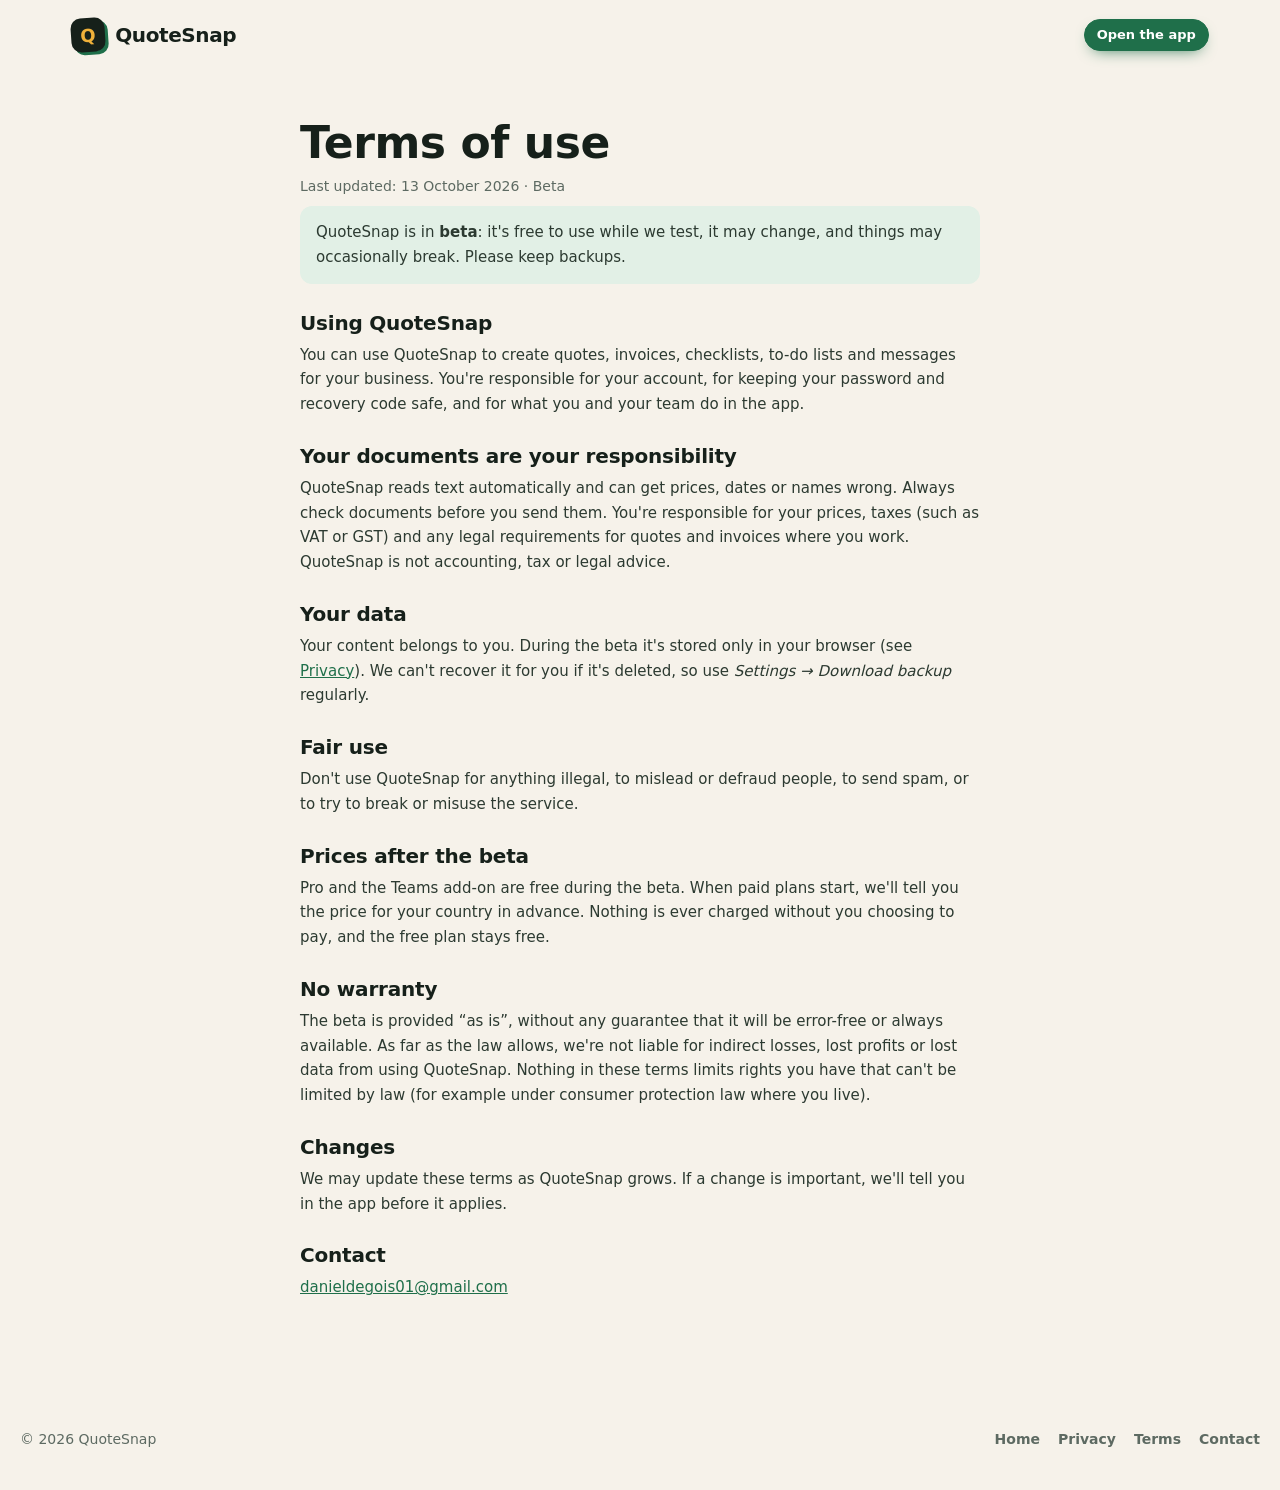
<file: quotesnap/terms.html>
<!doctype html>
<html lang="en">
<head>
  <meta charset="utf-8">
  <meta http-equiv="Content-Security-Policy" content="default-src 'self'; script-src 'self'; style-src 'self' 'unsafe-inline' https://fonts.googleapis.com; font-src 'self' https://fonts.gstatic.com; img-src 'self' data: blob:; connect-src 'self' https://fonts.googleapis.com https://fonts.gstatic.com; manifest-src 'self'; worker-src 'self'; base-uri 'self'; form-action 'self'; object-src 'none'">
  <meta name="referrer" content="strict-origin-when-cross-origin">
  <meta name="viewport" content="width=device-width, initial-scale=1, viewport-fit=cover">
  <title>Terms · QuoteSnap</title>
  <meta name="description" content="The terms for using the QuoteSnap beta.">
  <meta name="theme-color" content="#f6f2ea">
  <link rel="icon" href="icons/icon.svg" type="image/svg+xml">
  <link rel="apple-touch-icon" href="icons/apple-touch-icon.png">
  <link rel="preconnect" href="https://fonts.googleapis.com">
  <link rel="preconnect" href="https://fonts.gstatic.com" crossorigin>
  <link href="https://fonts.googleapis.com/css2?family=Bricolage+Grotesque:opsz,wght@12..96,500..800&family=Instrument+Sans:wght@400..700&display=swap" rel="stylesheet">
  <link rel="stylesheet" href="css/styles.css">
</head>
<body>
  <header class="site-nav">
    <a class="brand" href="index.html" style="padding:0"><span class="brand-mark">Q</span><span class="brand-name">QuoteSnap</span></a>
    <nav class="links" aria-label="Site"><a class="btn btn-primary btn-sm" href="app.html">Open the app</a></nav>
  </header>
  <main class="legal">
    <h1>Terms of use</h1>
    <p class="updated">Last updated: 13 October 2026 · Beta</p>
    <p class="callout">QuoteSnap is in <b>beta</b>: it's free to use while we test, it may change, and things may occasionally break. Please keep backups.</p>

    <h2>Using QuoteSnap</h2>
    <p>You can use QuoteSnap to create quotes, invoices, checklists, to-do lists and messages for your business. You're responsible for your account, for keeping your password and recovery code safe, and for what you and your team do in the app.</p>

    <h2>Your documents are your responsibility</h2>
    <p>QuoteSnap reads text automatically and can get prices, dates or names wrong. Always check documents before you send them. You're responsible for your prices, taxes (such as VAT or GST) and any legal requirements for quotes and invoices where you work. QuoteSnap is not accounting, tax or legal advice.</p>

    <h2>Your data</h2>
    <p>Your content belongs to you. During the beta it's stored only in your browser (see <a href="privacy.html">Privacy</a>). We can't recover it for you if it's deleted, so use <i>Settings → Download backup</i> regularly.</p>

    <h2>Fair use</h2>
    <p>Don't use QuoteSnap for anything illegal, to mislead or defraud people, to send spam, or to try to break or misuse the service.</p>

    <h2>Prices after the beta</h2>
    <p>Pro and the Teams add-on are free during the beta. When paid plans start, we'll tell you the price for your country in advance. Nothing is ever charged without you choosing to pay, and the free plan stays free.</p>

    <h2>No warranty</h2>
    <p>The beta is provided “as is”, without any guarantee that it will be error-free or always available. As far as the law allows, we're not liable for indirect losses, lost profits or lost data from using QuoteSnap. Nothing in these terms limits rights you have that can't be limited by law (for example under consumer protection law where you live).</p>

    <h2>Changes</h2>
    <p>We may update these terms as QuoteSnap grows. If a change is important, we'll tell you in the app before it applies.</p>

    <h2>Contact</h2>
    <p><a data-contact="QuoteSnap question" href="#"></a></p>
  </main>
  <footer class="wrap site-foot">
    <span>© <span id="yr"></span> QuoteSnap</span>
    <nav class="foot-links" aria-label="Legal"><a href="index.html">Home</a><a href="privacy.html">Privacy</a><a href="terms.html">Terms</a><a data-contact="QuoteSnap question" href="#">Contact</a></nav>
  </footer>
  <script src="js/config.js"></script>
  <script src="js/legal.js"></script>
</body>
</html>
</file>
<file: quotesnap/css/styles.css>
/* =========================================================
   QuoteSnap — styles
   Warm paper + ink, with a confident green. Bricolage for display,
   Instrument Sans for reading.
   ========================================================= */

:root {
  --bg: #f6f2ea;
  --bg-2: #efe9dd;
  --card: #ffffff;
  --ink: #16201a;
  --ink-2: #2c3a31;
  --muted: #5d6a62;
  --line: #e3dccf;
  --line-2: #d6cdbd;
  --green: #1f6f4a;
  --green-ink: #0f3d28;
  --green-soft: #e2f0e6;
  --wa: #179a55;
  --amber: #f0b13a;
  --amber-soft: #fdf1d6;
  --red: #b4400f;
  --red-soft: #fbe6dc;
  --blue-soft: #e4ecf7;
  --blue: #2a5aa0;
  --radius: 14px;
  --radius-sm: 9px;
  --shadow: 0 1px 2px rgba(22, 32, 26, .05), 0 8px 24px -12px rgba(22, 32, 26, .18);
  --shadow-lg: 0 2px 4px rgba(22, 32, 26, .06), 0 24px 60px -20px rgba(22, 32, 26, .35);
  --display: "Bricolage Grotesque", "Segoe UI", system-ui, sans-serif;
  --body: "Instrument Sans", "Segoe UI", system-ui, -apple-system, sans-serif;
  --mono: "JetBrains Mono", ui-monospace, Consolas, monospace;
}

*, *::before, *::after { box-sizing: border-box; }
[hidden] { display: none !important; }
html { -webkit-text-size-adjust: 100%; }
body {
  margin: 0;
  background: var(--bg);
  color: var(--ink);
  font-family: var(--body);
  font-size: 15px;
  line-height: 1.5;
  -webkit-font-smoothing: antialiased;
}
img { max-width: 100%; display: block; }
a { color: var(--green); }
h1, h2, h3, h4 { font-family: var(--display); line-height: 1.15; margin: 0; letter-spacing: -0.01em; }
h1 { font-size: clamp(26px, 3.2vw, 34px); font-weight: 700; }
h2 { font-size: 18px; font-weight: 650; }
h3 { font-size: 16px; font-weight: 650; }
p { margin: 0 0 .6em; }
code { font-family: var(--mono); font-size: .88em; background: var(--bg-2); padding: 1px 5px; border-radius: 5px; }
small { font-size: .8em; }
:focus-visible { outline: 3px solid color-mix(in srgb, var(--green) 55%, white); outline-offset: 2px; border-radius: 6px; }
h1:focus { outline: none; }
.sr-only { position: absolute; width: 1px; height: 1px; overflow: hidden; clip: rect(0 0 0 0); white-space: nowrap; }
.muted { color: var(--muted); }
.small { font-size: 13px; }
.center { text-align: center; }
.warn { color: var(--red); }
.link { font-weight: 600; text-decoration: none; font-size: 14px; }
.link:hover { text-decoration: underline; }
.eyebrow { font-size: 12px; font-weight: 700; letter-spacing: .08em; text-transform: uppercase; color: var(--green); margin: 0 0 6px; }
.lead { font-size: 16px; max-width: 62ch; margin-top: 8px; }

/* ---------- Buttons ---------- */
.btn {
  --b: var(--ink);
  display: inline-flex; align-items: center; justify-content: center; gap: 6px;
  min-height: 40px; padding: 8px 16px;
  border: 1.5px solid var(--line-2); border-radius: 999px;
  background: var(--card); color: var(--ink);
  font: 600 14px/1.2 var(--body); text-decoration: none; cursor: pointer;
  transition: transform .12s ease, background .15s, border-color .15s, box-shadow .15s;
  white-space: nowrap;
}
.btn:hover { border-color: var(--ink); }
.btn:active { transform: translateY(1px); }
.btn small { font-weight: 500; opacity: .8; }
.btn-primary { background: var(--green); border-color: var(--green); color: #fff; box-shadow: 0 6px 16px -8px var(--green); }
.btn-primary:hover { background: var(--green-ink); border-color: var(--green-ink); }
.btn-wa { background: var(--wa); border-color: var(--wa); color: #fff; }
.btn-wa:hover { background: #0f7d43; border-color: #0f7d43; }
.btn-wa::before { content: ""; width: 16px; height: 16px; background: currentColor; -webkit-mask: var(--chat-icon) center/contain no-repeat; mask: var(--chat-icon) center/contain no-repeat; }
.btn-ghost { background: transparent; }
.btn-sm { min-height: 32px; padding: 5px 12px; font-size: 13px; }
.btn-lg { min-height: 48px; padding: 12px 22px; font-size: 16px; }
.btn-block { width: 100%; margin-top: 8px; }
.btn.danger, .danger { color: var(--red); }
.btn.danger:hover { border-color: var(--red); }
.btn.disabled, .btn:disabled { opacity: .5; pointer-events: none; }
.icon-btn { border: 0; background: transparent; color: var(--muted); font-size: 20px; line-height: 1; width: 32px; height: 32px; border-radius: 8px; cursor: pointer; }
.icon-btn:hover { background: var(--bg-2); color: var(--red); }
.chip { border: 1.5px solid var(--line-2); background: var(--card); border-radius: 999px; padding: 6px 12px; font: 600 13px var(--body); cursor: pointer; }
.chip:hover { border-color: var(--green); color: var(--green); }

:root { --chat-icon: url("data:image/svg+xml,%3Csvg xmlns='http://www.w3.org/2000/svg' viewBox='0 0 24 24'%3E%3Cpath d='M12 2a10 10 0 0 0-8.6 15.1L2 22l5-1.3A10 10 0 1 0 12 2Zm0 18a8 8 0 0 1-4.1-1.1l-.3-.2-3 .8.8-2.9-.2-.3A8 8 0 1 1 12 20Z'/%3E%3C/svg%3E"); }

/* ---------- Pills ---------- */
.pill { display: inline-flex; align-items: center; gap: 4px; padding: 3px 10px; border-radius: 999px; font-size: 12px; font-weight: 700; white-space: nowrap; }
.st-draft { background: var(--bg-2); color: var(--muted); }
.st-quoted { background: var(--blue-soft); color: var(--blue); }
.st-invoiced { background: var(--amber-soft); color: #8a5a00; }
.st-overdue { background: var(--red-soft); color: var(--red); }
.st-paid { background: var(--green-soft); color: var(--green-ink); }
.pro-badge { display: inline-block; vertical-align: middle; font: 800 10px/1 var(--body); letter-spacing: .06em; padding: 4px 6px; border-radius: 5px; background: var(--ink); color: var(--amber); margin-left: 4px; }

/* =========================================================
   App shell
   ========================================================= */
.app { display: grid; grid-template-columns: 240px 1fr; min-height: 100vh; }
.app > div { min-width: 0; }
.sidebar {
  position: sticky; top: 0; height: 100vh;
  display: flex; flex-direction: column; gap: 6px;
  padding: 22px 14px; border-right: 1px solid var(--line); background: var(--bg);
}
.brand { display: flex; align-items: center; gap: 10px; text-decoration: none; color: var(--ink); padding: 4px 10px 18px; }
.brand-mark { width: 34px; height: 34px; border-radius: 10px; background: var(--ink); display: grid; place-items: center; color: var(--amber); font: 800 18px var(--display); transform: rotate(-4deg); box-shadow: 3px 3px 0 var(--green); }
.brand-name { font: 750 20px var(--display); letter-spacing: -.02em; }
.nav { display: flex; flex-direction: column; gap: 2px; }
.nav a {
  display: flex; align-items: center; gap: 10px; padding: 10px 12px; border-radius: 10px;
  color: var(--ink-2); text-decoration: none; font-weight: 600;
}
.nav a:hover { background: var(--bg-2); }
.nav a.active { background: var(--ink); color: #fff; }
.nav a .ico { width: 20px; text-align: center; }
.nav .badge { margin-left: auto; background: var(--red); color: #fff; border-radius: 999px; font-size: 11px; padding: 1px 7px; }
.nav-cta { margin: 10px 0; }
.sidebar-foot { margin-top: auto; }
#plan-chip { display: flex; flex-direction: column; gap: 2px; padding: 12px; border-radius: 12px; background: var(--card); border: 1px solid var(--line); text-decoration: none; color: var(--ink); }
#plan-chip .plan { font: 700 14px var(--display); }
#plan-chip .plan.pro { color: var(--green); }
#plan-chip .plan-sub { font-size: 12px; color: var(--muted); }

main#view { padding: 32px clamp(16px, 4vw, 48px) 120px; max-width: 1320px; width: 100%; }

.bottom-nav { display: none; }

/* ---------- Page layout ---------- */
.page-head { display: flex; align-items: flex-end; justify-content: space-between; gap: 16px; flex-wrap: wrap; margin-bottom: 24px; }
.page-head.center { justify-content: center; text-align: center; }
.page-head.center .lead { margin-inline: auto; }
.card { background: var(--card); border: 1px solid var(--line); border-radius: var(--radius); padding: 20px; margin-bottom: 16px; box-shadow: var(--shadow); }
.card > h2 { margin-bottom: 14px; }
.card-head { display: flex; align-items: center; justify-content: space-between; gap: 12px; margin-bottom: 12px; flex-wrap: wrap; }
.grid-2 { display: grid; grid-template-columns: 1fr 1fr; gap: 16px; }
.grid-2 > .card { margin-bottom: 0; }
.grid-2 + .card, .grid-2 + section { margin-top: 16px; }

.setup-card { display: flex; align-items: center; justify-content: space-between; gap: 16px; background: var(--amber-soft); border-color: #f1d79d; flex-wrap: wrap; }
.setup-card p { margin: 4px 0 0; }

.stats { display: grid; grid-template-columns: repeat(4, 1fr); gap: 12px; margin-bottom: 16px; }
.stat { display: flex; flex-direction: column; gap: 4px; padding: 16px 18px; background: var(--card); border: 1px solid var(--line); border-radius: var(--radius); text-decoration: none; color: inherit; box-shadow: var(--shadow); }
a.stat:hover { border-color: var(--ink); }
.stat-label { font-size: 13px; color: var(--muted); font-weight: 600; }
.stat-value { font: 700 26px var(--display); letter-spacing: -.02em; font-variant-numeric: tabular-nums; }
.stat-value small { font-size: 16px; color: var(--muted); }
.stat-foot { font-size: 12.5px; color: var(--muted); }
.meter { height: 6px; background: var(--bg-2); border-radius: 99px; overflow: hidden; }
.meter span { display: block; height: 100%; background: linear-gradient(90deg, var(--green), var(--amber)); border-radius: 99px; }

.list { list-style: none; margin: 0; padding: 0; }
.list li + li { border-top: 1px solid var(--line); }
.row { display: flex; align-items: center; gap: 12px; padding: 12px 6px; color: inherit; text-decoration: none; border-radius: 10px; }
a.row:hover, .row.sel { background: var(--bg); }
.row-main { display: flex; flex-direction: column; min-width: 0; flex: 1; }
.row-main b { overflow: hidden; text-overflow: ellipsis; white-space: nowrap; }
.row-main .muted { font-size: 13px; overflow: hidden; text-overflow: ellipsis; white-space: nowrap; }
.row-amt { font-weight: 700; font-variant-numeric: tabular-nums; white-space: nowrap; }
.avatar { flex: none; width: 38px; height: 38px; border-radius: 50%; display: grid; place-items: center; background: var(--green-soft); color: var(--green-ink); font: 700 15px var(--display); }
.avatar.lg { width: 54px; height: 54px; font-size: 22px; }
.date-chip { flex: none; width: 46px; display: flex; flex-direction: column; align-items: center; border-radius: 10px; border: 1.5px solid var(--line-2); padding: 3px 0; font-size: 11px; text-transform: uppercase; font-weight: 700; color: var(--muted); }
.date-chip b { font: 700 18px var(--display); color: var(--ink); }

.empty { text-align: center; padding: 22px 12px; color: var(--ink-2); }
.empty p { margin: 0 0 4px; }
.empty.big { padding: 40px 12px; }
.empty .btn { margin-top: 12px; }
.empty-art { font-size: 34px; margin-bottom: 10px; }
.locked-mini { background: var(--bg); border: 1.5px dashed var(--line-2); border-radius: 12px; padding: 16px; }

.notice { background: var(--amber-soft); border: 1px solid #f1d79d; border-radius: 12px; padding: 10px 14px; margin-bottom: 14px; font-size: 14px; }
.notice p { margin: 2px 0; }
.notice.ok { background: var(--green-soft); border-color: #bcdcc6; }

/* ---------- Forms ---------- */
label { display: flex; flex-direction: column; gap: 5px; font-size: 13px; font-weight: 600; color: var(--ink-2); }
input, select, textarea {
  font: 500 15px var(--body); color: var(--ink);
  padding: 9px 11px; border: 1.5px solid var(--line-2); border-radius: var(--radius-sm); background: #fff;
  width: 100%; min-width: 0;
}
input:focus, select:focus, textarea:focus { outline: none; border-color: var(--green); box-shadow: 0 0 0 3px var(--green-soft); }
input:disabled, select:disabled { background: var(--bg); color: var(--muted); }
textarea { resize: vertical; line-height: 1.45; }
input[type="color"] { padding: 2px; height: 40px; width: 64px; }
input[type="checkbox"] { width: auto; }
.form-grid { display: grid; grid-template-columns: repeat(2, 1fr); gap: 12px; }
.form-grid .span-2 { grid-column: span 2; }
.inline { display: flex; gap: 6px; }
.inline select { flex: 1.3; }
.inline input { flex: 1; }

/* ---------- New snap ---------- */
.snap-grid { display: grid; grid-template-columns: minmax(0, 1.6fr) minmax(260px, 1fr); gap: 16px; align-items: start; }
.chat-input {
  min-height: 230px; font: 14px/1.55 var(--mono); border-radius: 12px;
  background: #fbfaf7 radial-gradient(circle at 1px 1px, #e9e3d6 1px, transparent 0) 0 0/18px 18px;
}
.snap-actions { display: flex; justify-content: space-between; gap: 10px; margin-top: 12px; flex-wrap: wrap; }
.file-btn { cursor: pointer; }
.samples { display: flex; align-items: center; gap: 8px; flex-wrap: wrap; margin-top: 16px; padding-top: 14px; border-top: 1px dashed var(--line-2); font-size: 14px; }
.tips ol { padding-left: 18px; margin: 10px 0 14px; display: grid; gap: 10px; font-size: 14px; }

/* ---------- Job page ---------- */
.job-head { display: flex; align-items: center; gap: 14px; margin-bottom: 18px; flex-wrap: wrap; }
.back { text-decoration: none; font-weight: 600; color: var(--muted); }
.back:hover { color: var(--ink); }
.job-title { display: flex; align-items: center; gap: 10px; flex: 1; min-width: 0; }
.job-title h1 { overflow: hidden; text-overflow: ellipsis; white-space: nowrap; }
.job-grid { display: grid; grid-template-columns: minmax(360px, 470px) minmax(0, 1fr); gap: 20px; align-items: start; }
.editor .card { padding: 16px 18px; }
.fold summary { list-style: none; cursor: pointer; display: flex; align-items: baseline; gap: 10px; }
.fold summary::-webkit-details-marker { display: none; }
.fold summary::before { content: "›"; font: 700 18px var(--display); transition: transform .15s; color: var(--muted); width: 10px; }
.fold[open] summary::before { transform: rotate(90deg); }
.fold summary .muted { font-size: 13px; margin-left: auto; overflow: hidden; text-overflow: ellipsis; white-space: nowrap; max-width: 55%; }
.fold[open] summary { margin-bottom: 14px; }
.asked { margin-top: 12px; background: var(--bg); border-radius: 10px; padding: 10px 12px; }
.asked ul { margin: 6px 0 0; padding-left: 18px; font-size: 13.5px; color: var(--ink-2); }

.items { display: grid; gap: 6px; margin-bottom: 10px; }
.items-head, .item-row { display: grid; grid-template-columns: minmax(0, 1fr) 54px 84px 82px 32px; gap: 6px; align-items: center; }
.items-head { font-size: 11.5px; font-weight: 700; color: var(--muted); text-transform: uppercase; letter-spacing: .04em; }
.items-head span:nth-child(n+2) { text-align: right; }
.item-row input { padding: 7px 8px; font-size: 14px; }
.it-qty, .it-price { text-align: right; font-variant-numeric: tabular-nums; }
.it-amt { text-align: right; font-weight: 600; font-size: 13.5px; font-variant-numeric: tabular-nums; }
.money-grid { display: grid; grid-template-columns: 1.6fr 1fr; gap: 10px; margin-top: 14px; }
.totals { margin-top: 14px; border-top: 1px dashed var(--line-2); padding-top: 10px; display: grid; gap: 4px; font-variant-numeric: tabular-nums; }
.totals div { display: flex; justify-content: space-between; }
.totals .grand { font: 700 20px var(--display); }

.cur-pick { flex-direction: row; align-items: center; gap: 8px; font-size: 12.5px; color: var(--muted); }
.cur-pick select { width: auto; max-width: 210px; padding: 5px 8px; font-size: 13px; }
.prefix-input { display: flex; align-items: stretch; }
.prefix-input span { display: grid; place-items: center; padding: 0 10px; border: 1.5px solid var(--line-2); border-right: 0; border-radius: var(--radius-sm) 0 0 var(--radius-sm); background: var(--bg); font-weight: 700; }
.prefix-input input { border-radius: 0 var(--radius-sm) var(--radius-sm) 0; }
.region-preview { margin: 12px 0 0; }
.who { flex-direction: row; align-items: center; gap: 8px; margin-bottom: 10px; }
.who select { width: auto; }
.chat-view { display: flex; flex-direction: column; gap: 6px; max-height: 340px; overflow: auto; padding: 12px; background: #ece5d8; border-radius: 12px; margin-bottom: 10px; }
.bubble { max-width: 85%; padding: 6px 10px; border-radius: 10px; font-size: 13.5px; background: #fff; box-shadow: 0 1px 0 rgba(0,0,0,.06); }
.bubble b { display: block; font-size: 11.5px; color: var(--green); }
.bubble.me { align-self: flex-end; background: #dcf3d9; }
.bubble.me b { color: var(--green-ink); }

.output { min-width: 0; position: sticky; top: 16px; }
.tabs { display: flex; gap: 4px; background: var(--bg-2); padding: 4px; border-radius: 12px; margin-bottom: 14px; overflow-x: auto; }
.tab { flex: 1; text-align: center; padding: 9px 12px; border-radius: 9px; text-decoration: none; color: var(--ink-2); font-weight: 650; white-space: nowrap; }
.tab:hover { background: rgba(255,255,255,.6); }
.tab.active { background: var(--card); color: var(--ink); box-shadow: var(--shadow); }
.doc-actions { display: flex; flex-wrap: wrap; gap: 8px; align-items: center; margin-bottom: 14px; }
.issued { font-weight: 700; color: var(--green-ink); background: var(--green-soft); padding: 8px 12px; border-radius: 999px; font-size: 13.5px; }
.due-edit { flex-direction: row; align-items: center; gap: 6px; }
.due-edit input { width: auto; padding: 6px 8px; }

.seg { display: inline-flex; gap: 2px; background: var(--bg-2); padding: 3px; border-radius: 999px; flex-wrap: wrap; }
.seg button, .seg a { border: 0; background: transparent; padding: 6px 12px; border-radius: 999px; font: 600 13px var(--body); color: var(--ink-2); cursor: pointer; text-decoration: none; }
.seg .on { background: var(--card); color: var(--ink); box-shadow: var(--shadow); }
.seg small { color: var(--muted); margin-left: 2px; }

.wa-preview { background: #ece5d8; border-radius: 12px; padding: 14px; margin-bottom: 12px; }
.wa-preview textarea { background: #dcf3d9; border: 0; border-radius: 10px 10px 2px 10px; font-size: 14.5px; box-shadow: 0 1px 0 rgba(0,0,0,.08); }

.timeline { list-style: none; padding: 0; margin: 10px 0 0; display: grid; gap: 2px; }
.timeline li { display: flex; align-items: center; gap: 12px; padding: 10px 4px; position: relative; }
.tl-dot { width: 12px; height: 12px; border-radius: 50%; border: 2.5px solid var(--line-2); background: #fff; flex: none; }
.tl-due .tl-dot { border-color: var(--red); background: var(--red); box-shadow: 0 0 0 4px var(--red-soft); }
.tl-sent .tl-dot { border-color: var(--green); background: var(--green); }
.tl-upcoming .tl-dot { border-color: var(--amber); }

.locked { border-style: dashed; background: linear-gradient(180deg, #fff, var(--bg)); }
.locked-preview { position: relative; overflow: hidden; min-height: 320px; }
.blurred { filter: blur(4px); opacity: .55; pointer-events: none; user-select: none; }
.locked-over { position: absolute; inset: 0; display: flex; flex-direction: column; align-items: center; justify-content: center; text-align: center; padding: 24px; background: radial-gradient(circle, rgba(255,255,255,.95) 30%, rgba(255,255,255,.6)); }
.locked-over p { max-width: 46ch; color: var(--ink-2); }

.progress { position: relative; flex: 1; min-width: 160px; height: 34px; background: var(--bg-2); border-radius: 999px; overflow: hidden; display: flex; align-items: center; }
.progress span { position: absolute; inset: 0 auto 0 0; background: var(--green-soft); border-right: 2px solid var(--green); transition: width .3s; }
.progress b { position: relative; padding-left: 14px; font-size: 13px; }

/* ---------- The paper documents ---------- */
.paper-wrap { background: var(--bg-2); border-radius: var(--radius); padding: clamp(10px, 2.4vw, 28px); }
.doc {
  --brand: #1f6f4a;
  position: relative; overflow: hidden;
  background: #fff; color: #1d1d1b;
  max-width: 780px; margin: 0 auto; padding: clamp(20px, 4vw, 44px);
  border-radius: 6px; box-shadow: var(--shadow-lg);
  border-top: 8px solid var(--brand);
  font-size: 13.5px; line-height: 1.5;
}
.doc .hint { color: #a0a0a0; font-style: italic; }
.doc-head { display: flex; justify-content: space-between; gap: 24px; align-items: flex-start; margin-bottom: 28px; }
.doc-logo { max-height: 64px; max-width: 180px; object-fit: contain; margin-bottom: 10px; }
.doc-biz { font: 700 20px var(--display); color: #111; margin-bottom: 4px; }
.doc-small { color: #555; font-size: 12.5px; }
.doc-title { text-align: right; }
.doc-title h2 { font: 800 34px var(--display); color: var(--brand); text-transform: uppercase; letter-spacing: .02em; margin-bottom: 8px; }
.doc-title dl { display: grid; grid-template-columns: auto auto; gap: 2px 14px; margin: 0; font-size: 12.5px; justify-content: end; }
.doc-title dt { color: #777; }
.doc-title dd { margin: 0; font-weight: 600; font-variant-numeric: tabular-nums; }
.doc-parties { display: grid; grid-template-columns: 1fr 1fr; gap: 20px; padding: 16px 0; border-top: 1px solid #eee; border-bottom: 1px solid #eee; margin-bottom: 20px; }
.doc h4 { font: 700 11px var(--body); text-transform: uppercase; letter-spacing: .08em; color: var(--brand); margin-bottom: 6px; }
.doc-parties p { margin: 0; }
.doc-items { width: 100%; border-collapse: collapse; font-variant-numeric: tabular-nums; }
.doc-items th { text-align: left; font-size: 11px; text-transform: uppercase; letter-spacing: .06em; color: #777; padding: 8px 6px; border-bottom: 2px solid #222; }
.doc-items td { padding: 10px 6px; border-bottom: 1px solid #eee; vertical-align: top; }
.doc-items .num { text-align: right; white-space: nowrap; }
.doc-totals { margin: 16px 0 0 auto; width: min(300px, 100%); display: grid; gap: 4px; font-variant-numeric: tabular-nums; }
.doc-totals div { display: flex; justify-content: space-between; padding: 2px 6px; }
.doc-totals .grand { background: var(--brand); color: #fff; padding: 10px 12px; border-radius: 6px; font: 700 17px var(--display); margin-top: 4px; }
.doc-totals .dep { color: #555; font-size: 12.5px; }
.doc-note { margin-top: 22px; padding: 14px 16px; background: #f7f7f5; border-radius: 8px; border-left: 3px solid var(--brand); }
.doc-note p { margin: 0; }
.doc-foot { display: flex; justify-content: space-between; gap: 12px; margin-top: 30px; padding-top: 14px; border-top: 1px solid #eee; color: #777; font-size: 12px; flex-wrap: wrap; }
.brandmark { color: #999; }
.brandmark b { color: var(--green); }
.watermark { position: absolute; top: 46%; left: 50%; transform: translate(-50%, -50%) rotate(-24deg); font: 800 120px var(--display); color: rgba(0,0,0,.045); pointer-events: none; letter-spacing: .1em; }
.stamp { position: absolute; top: 120px; right: 40px; transform: rotate(-14deg); border: 4px solid #1d8a4e; color: #1d8a4e; font: 800 34px var(--display); padding: 4px 16px; border-radius: 8px; opacity: .8; letter-spacing: .1em; }

/* checklist doc */
.cl-head { margin-bottom: 16px; }
.cl-head h2 { font: 700 26px var(--display); margin: 2px 0 4px; }
.cl-head .eyebrow { color: var(--brand); }
.cl-group { margin-top: 18px; }
.cl-group h3 { font: 700 12px var(--body); text-transform: uppercase; letter-spacing: .08em; color: var(--brand); margin-bottom: 6px; }
.checklist { list-style: none; padding: 0; margin: 0; }
.checklist li { display: flex; align-items: center; gap: 10px; padding: 4px 0; border-bottom: 1px dashed #eee; }
.cl-text { border: 0; padding: 6px 4px; font-size: 14px; background: transparent; resize: none; field-sizing: content; min-height: 0; line-height: 1.4; overflow: hidden; }
.jump { display: none; }
.cl-text:focus { background: var(--bg); box-shadow: none; }
.checklist li.done .cl-text { text-decoration: line-through; color: #999; }
.cl-add { border-bottom: 0 !important; padding-top: 8px !important; }
.cbox { position: relative; flex: none; cursor: pointer; }
.cbox input { position: absolute; opacity: 0; width: 22px; height: 22px; margin: 0; cursor: pointer; }
.cbox span { display: block; width: 22px; height: 22px; border-radius: 6px; border: 2px solid #c9c2b4; background: #fff; transition: .15s; }
.cbox input:checked + span { background-color: var(--brand, var(--green)); border-color: var(--brand, var(--green)); background-image: url("data:image/svg+xml,%3Csvg xmlns='http://www.w3.org/2000/svg' viewBox='0 0 24 24' fill='none' stroke='white' stroke-width='3.5' stroke-linecap='round' stroke-linejoin='round'%3E%3Cpath d='M5 12l5 5L20 7'/%3E%3C/svg%3E"); background-size: 16px; background-position: center; background-repeat: no-repeat; }
.cbox input:focus-visible + span { outline: 3px solid var(--green-soft); outline-offset: 2px; }

/* ---------- Filters / customers ---------- */
.filters { display: flex; align-items: center; gap: 12px; margin-bottom: 14px; flex-wrap: wrap; }
.search { max-width: 320px; flex: 1; border-radius: 999px; padding-left: 16px; }
.cust-grid { grid-template-columns: minmax(0, 1fr) minmax(0, 1.3fr); align-items: start; }
.cust-head { display: flex; align-items: center; gap: 14px; margin-bottom: 16px; }
.cust-head p { margin: 2px 0 0; }
.mini-stats { display: grid; grid-template-columns: repeat(3, 1fr); gap: 8px; margin-bottom: 14px; }
.mini-stats div { background: var(--bg); border-radius: 10px; padding: 10px 12px; display: flex; flex-direction: column; }
.mini-stats span { font-size: 12px; color: var(--muted); }
.mini-stats b { font: 700 17px var(--display); font-variant-numeric: tabular-nums; }
.count { background: var(--red); color: #fff; font: 700 12px var(--body); padding: 1px 8px; border-radius: 99px; vertical-align: middle; }

/* ---------- Settings ---------- */
.brand-row { display: flex; gap: 18px; align-items: center; flex-wrap: wrap; }
.logo-drop { width: 140px; height: 90px; border: 1.5px dashed var(--line-2); border-radius: 12px; display: grid; place-items: center; background: var(--bg); padding: 8px; }
.logo-drop img { max-height: 100%; object-fit: contain; }
.brand-controls { display: flex; gap: 10px; align-items: center; flex-wrap: wrap; }
.color-label { flex-direction: row; align-items: center; gap: 8px; }

/* ---------- Upgrade ---------- */
.plans { display: grid; grid-template-columns: repeat(2, minmax(0, 360px)); gap: 18px; justify-content: center; margin-bottom: 22px; }
.plans.plans-3 { grid-template-columns: repeat(3, minmax(0, 340px)); }
@media (max-width: 960px) { .plans.plans-3 { grid-template-columns: 1fr; } }
.plan-card { position: relative; background: var(--card); border: 1.5px solid var(--line); border-radius: 20px; padding: 26px; box-shadow: var(--shadow); }
.plan-card.featured { border: 2px solid var(--ink); box-shadow: 8px 8px 0 var(--green); }
.plan-card h2 { font-size: 22px; }
.price { font: 750 40px var(--display); margin: 8px 0 14px; letter-spacing: -.03em; }
.price small { font: 500 15px var(--body); color: var(--muted); letter-spacing: 0; }
.ribbon { position: absolute; top: -12px; right: 20px; background: var(--amber); color: var(--ink); font-weight: 800; font-size: 12px; padding: 4px 10px; border-radius: 99px; }
.ticks { list-style: none; padding: 0; margin: 0 0 16px; display: grid; gap: 8px; }
.ticks li { padding-left: 26px; position: relative; }
.ticks li::before { content: "✓"; position: absolute; left: 0; top: 0; width: 18px; height: 18px; border-radius: 50%; background: var(--green-soft); color: var(--green); font-size: 11px; font-weight: 800; display: grid; place-items: center; margin-top: 2px; }
.compare { max-width: 740px; margin-inline: auto; overflow-x: auto; }
.compare table { width: 100%; border-collapse: collapse; }
.compare th, .compare td { padding: 10px 12px; border-bottom: 1px solid var(--line); text-align: center; }
.compare th[scope="row"] { text-align: left; font-weight: 600; }
.compare thead th { font-family: var(--display); }

/* ---------- Modal & toast ---------- */
.modal-backdrop { position: fixed; inset: 0; background: rgba(22, 32, 26, .45); display: grid; place-items: center; padding: 16px; z-index: 50; animation: fade .15s ease; }
.modal { position: relative; background: var(--card); border-radius: 20px; padding: 28px; width: min(420px, 100%); box-shadow: var(--shadow-lg); animation: pop .2s ease; }
.modal-x { position: absolute; top: 10px; right: 12px; border: 0; background: none; font-size: 26px; cursor: pointer; color: var(--muted); }
.upsell { text-align: center; }
.upsell .ticks { text-align: left; margin: 16px auto; max-width: 280px; }
.upsell-icon { font-size: 40px; margin-bottom: 8px; }
.upsell h3 { font-size: 20px; margin-bottom: 8px; }
#toast { position: fixed; left: 50%; bottom: 90px; transform: translate(-50%, 20px); background: var(--ink); color: #fff; padding: 11px 18px; border-radius: 999px; font-weight: 600; font-size: 14px; opacity: 0; transition: .2s; pointer-events: none; z-index: 60; max-width: calc(100% - 32px); text-align: center; }
#toast.show { opacity: 1; transform: translate(-50%, 0); }
@keyframes fade { from { opacity: 0; } }
@keyframes pop { from { transform: scale(.96); opacity: 0; } }

/* ---------- Responsive ---------- */
@media (max-width: 1180px) {
  .job-grid { grid-template-columns: 1fr; }
  .output { position: static; scroll-margin-top: 12px; }
  .jump { display: inline-flex; }
  .stats { grid-template-columns: repeat(2, 1fr); }
}
@media (max-width: 860px) {
  .app { grid-template-columns: 1fr; }
  .sidebar { display: none; }
  main#view { padding: 20px 16px 110px; }
  .bottom-nav {
    display: grid; grid-template-columns: repeat(5, 1fr);
    position: fixed; left: 0; right: 0; bottom: 0; z-index: 40;
    background: rgba(255,255,255,.96); backdrop-filter: blur(8px);
    border-top: 1px solid var(--line); padding: 6px 4px calc(6px + env(safe-area-inset-bottom));
  }
  .bottom-nav a { position: relative; display: flex; flex-direction: column; align-items: center; gap: 2px; font-size: 11px; font-weight: 600; color: var(--muted); text-decoration: none; padding: 4px 0; border-radius: 10px; }
  .bottom-nav a .ico { font-size: 19px; }
  .bottom-nav a.active { color: var(--ink); }
  .bottom-nav a.snap .ico { background: var(--green); color: #fff; width: 44px; height: 44px; border-radius: 14px; display: grid; place-items: center; margin-top: -18px; box-shadow: 0 6px 14px -6px var(--green); }
  .bottom-nav .badge { position: absolute; top: 0; right: 22%; background: var(--red); color: #fff; border-radius: 99px; font-size: 10px; padding: 0 5px; }
  .mobile-top { display: flex !important; }
  .grid-2, .cust-grid, .snap-grid { grid-template-columns: 1fr; }
  .grid-2 > .card { margin-bottom: 0; }
  .plans { grid-template-columns: 1fr; }
}
@media (max-width: 560px) {
  .stats { grid-template-columns: 1fr 1fr; gap: 8px; }
  .stat { padding: 12px; }
  .stat-value { font-size: 20px; }
  .form-grid { grid-template-columns: 1fr; }
  .form-grid .span-2 { grid-column: auto; }
  .items-head { display: none; }
  .item-row { grid-template-columns: 1fr 1fr 1fr 32px; background: var(--bg); padding: 8px; border-radius: 10px; }
  .item-row .it-desc { grid-column: 1 / -1; }
  .it-amt { align-self: center; }
  .money-grid { grid-template-columns: 1fr; }
  .doc-head { flex-direction: column; }
  .doc-title { text-align: left; }
  .doc-title dl { justify-content: start; }
  .doc-parties { grid-template-columns: 1fr; }
  .doc-title h2 { font-size: 26px; }
  .watermark { font-size: 70px; }
  .row .pill { display: none; }
  .tab { padding: 8px 6px; font-size: 13px; }
  .job-title h1 { font-size: 24px; }
  .page-head .btn-lg { width: 100%; }
  .doc-actions .btn { flex: 1 1 auto; }
}
.mobile-top { display: none; align-items: center; justify-content: space-between; padding: 12px 16px 0; }
.mobile-top #plan-chip-m { font-size: 12px; text-decoration: none; color: var(--muted); font-weight: 600; background: var(--card); border: 1px solid var(--line); border-radius: 99px; padding: 5px 10px; }

/* ---------- Print: only the document ---------- */
@media print {
  @page { margin: 12mm; }
  body { background: #fff; }
  .sidebar, .bottom-nav, .mobile-top, .job-head, .editor, .tabs, .doc-actions, .notice, #toast, .output > #panel > .card:not(.paper-wrap), .cl-add, .icon-btn { display: none !important; }
  .app, .job-grid { display: block; }
  main#view { padding: 0; max-width: none; }
  .output { position: static; }
  .paper-wrap { background: none; padding: 0; }
  .doc { box-shadow: none; max-width: none; padding: 0 0 0 0; border-top-width: 6px; border-radius: 0; }
  .doc-head { padding-top: 18px; }
  .doc-totals .grand, .cbox input:checked + span, .doc-note { -webkit-print-color-adjust: exact; print-color-adjust: exact; }
}


/* ---------- Paste anything → make ---------- */
.make { margin-top: 6px; }
.snap-main { min-width: 0; }
.make h2 { font-size: 20px; margin-bottom: 12px; }
.make-grid { display: grid; grid-template-columns: repeat(4, minmax(0, 1fr)); gap: 12px; }
.make-card[data-kind="all"] { grid-column: 1 / -1; flex-direction: row; align-items: center; gap: 12px; padding: 14px 16px; }
.make-card[data-kind="all"] .make-icon { margin: 0; }
.make-card[data-kind="all"] .make-detail { margin-left: 4px; }
@media (max-width: 1180px) { .make-grid { grid-template-columns: repeat(2, minmax(0, 1fr)); } }
.make-card {
  position: relative; display: flex; flex-direction: column; align-items: flex-start; gap: 4px; text-align: left;
  padding: 18px 16px 16px; border-radius: var(--radius); border: 1.5px solid var(--line); background: var(--card);
  font: inherit; color: var(--ink); cursor: pointer; box-shadow: var(--shadow); transition: transform .12s, border-color .15s, box-shadow .15s;
}
.make-card:hover:not(:disabled) { border-color: var(--ink); transform: translateY(-2px); box-shadow: var(--shadow-lg); }
.make-card:disabled { opacity: .5; cursor: default; box-shadow: none; }
.make-card.rec { border: 2px solid var(--green); background: linear-gradient(180deg, var(--green-soft), #fff 70%); }
.rec-tag { position: absolute; top: -10px; right: 12px; background: var(--green); color: #fff; font-size: 11px; font-weight: 800; padding: 3px 9px; border-radius: 99px; letter-spacing: .02em; }
.make-icon { font-size: 26px; line-height: 1; margin-bottom: 6px; }
.make-title { font: 700 16px var(--display); }
.make-detail { font-size: 13px; color: var(--muted); line-height: 1.35; }
.make-hint { grid-column: 1 / -1; margin: 2px 0 0; }
.tips-list { list-style: none; padding: 0; margin: 10px 0 14px; display: grid; gap: 10px; font-size: 14px; }

.quick-paste { display: grid; grid-template-columns: minmax(180px, 260px) 1fr auto; gap: 14px; align-items: center; background: linear-gradient(120deg, #fff, var(--green-soft)); }
.quick-paste h2 { margin-bottom: 2px; }
.quick-paste p { margin: 0; }
.quick-paste textarea { min-height: 52px; }

/* ---------- To-do lists ---------- */
.head-actions { display: flex; gap: 8px; flex-wrap: wrap; }
.list-grid { display: grid; grid-template-columns: repeat(auto-fill, minmax(280px, 1fr)); gap: 14px; }
.list-card { text-decoration: none; color: inherit; margin: 0; display: flex; flex-direction: column; gap: 10px; transition: border-color .15s; }
.list-card:hover { border-color: var(--ink); }
.list-card .card-head { margin: 0; }
.mini-tasks { list-style: none; padding: 0; margin: 0; display: grid; gap: 6px; font-size: 14px; }
.mini-tasks li { overflow: hidden; text-overflow: ellipsis; white-space: nowrap; }
.due { display: inline-block; font-size: 11.5px; font-weight: 700; padding: 1px 8px; border-radius: 99px; background: var(--bg-2); color: var(--ink-2); white-space: nowrap; }
.due.today { background: var(--amber-soft); color: #8a5a00; }
.due.late { background: var(--red-soft); color: var(--red); }
.title-input { font: 700 clamp(22px, 3vw, 30px) var(--display); border: 1.5px solid transparent; background: transparent; padding: 4px 8px; margin-left: -8px; }
.title-input:hover { border-color: var(--line-2); }
.todo-add { display: flex; gap: 8px; margin: 6px 0 4px; }
.todo-add input { border-radius: 999px; padding-left: 16px; }
.todo-list li { flex-wrap: nowrap; }
.todo-list li.urgent:not(.done) .cl-text { font-weight: 650; }
.todo-meta { display: flex; align-items: center; gap: 4px; margin-left: auto; flex: none; }
.date-pick { position: relative; flex-direction: row; width: 32px; height: 32px; border-radius: 8px; display: grid; place-items: center; cursor: pointer; font-size: 15px; }
.date-pick:hover { background: var(--bg-2); }
.date-pick input { position: absolute; inset: 0; opacity: 0; cursor: pointer; padding: 0; width: 100%; height: 100%; }
.date-pick input::-webkit-calendar-picker-indicator { position: absolute; inset: 0; width: 100%; height: 100%; cursor: pointer; }
.icon-btn.flag { font: 800 16px var(--display); }
.icon-btn.flag.on { background: var(--red-soft); color: var(--red); }
.empty-row { padding: 12px 0 !important; border: 0 !important; }
.source-text { white-space: pre-wrap; font: 13px/1.5 var(--mono); background: var(--bg); padding: 12px; border-radius: 10px; max-height: 260px; overflow: auto; margin: 0 0 10px; }
.dash-todos li { gap: 12px; padding: 8px 0; }
.dash-todos .row-main { text-decoration: none; color: inherit; }
.dash-todos .row-main b { font-weight: 600; }

@media (max-width: 860px) { .quick-paste { grid-template-columns: 1fr; } }
@media (max-width: 560px) {
  .make-grid { grid-template-columns: 1fr 1fr; gap: 8px; }
  .make-card { padding: 14px 12px; }
  .make-card[data-kind="all"] { flex-wrap: wrap; }
  .todo-meta .due { display: none; }
}
@media print {
  .todo-add, .todo-meta .date-pick, .todo-meta .icon-btn, .source, .make, .quick-paste { display: none !important; }
  .todo-meta .due { display: inline-block !important; }
}


/* ---------- Teams ---------- */
.avatar.sm { width: 28px; height: 28px; font-size: 11.5px; }
.role-badge { display: inline-block; font-size: 11px; font-weight: 700; padding: 1px 8px; border-radius: 99px; color: var(--rc); background: color-mix(in srgb, var(--rc) 12%, white); border: 1px solid color-mix(in srgb, var(--rc) 30%, white); white-space: nowrap; }
.user-chip { display: flex; align-items: center; gap: 10px; width: 100%; padding: 10px; margin-bottom: 8px; border-radius: 12px; border: 1px solid var(--line); background: var(--card); cursor: pointer; font: inherit; text-align: left; color: var(--ink); }
.user-chip:hover { border-color: var(--ink); }
.user-chip .uc-text { display: flex; flex-direction: column; gap: 2px; min-width: 0; flex: 1; }
.user-chip .uc-text b { font-size: 13.5px; overflow: hidden; text-overflow: ellipsis; white-space: nowrap; }
.user-chip .uc-switch { font-size: 12px; color: var(--green); font-weight: 700; }
.menu-btn { display: inline-flex; align-items: center; gap: 6px; font: 600 13px var(--body); color: var(--ink-2); background: var(--card); border: 1px solid var(--line); border-radius: 99px; padding: 4px 12px 4px 4px; cursor: pointer; }
.menu-me { display: flex; align-items: center; gap: 12px; padding-bottom: 14px; border-bottom: 1px solid var(--line); margin-bottom: 8px; }
.menu-me > div { flex: 1; }
.menu-links { display: grid; }
.menu-links a { padding: 12px 6px; text-decoration: none; color: var(--ink); font-weight: 600; border-bottom: 1px solid var(--line); }
.modal-title { display: flex; align-items: center; gap: 10px; margin-bottom: 6px; }
.who-list { margin-top: 10px; }
.who-row { width: 100%; border: 0; background: none; font: inherit; color: inherit; cursor: pointer; text-align: left; }
.who-row:hover, .who-row.sel { background: var(--bg); }

.team-tabs { margin-bottom: 16px; }
.member-row { flex-wrap: wrap; }
.member-row .role-select { width: auto; min-width: 140px; }
.member-actions { display: flex; gap: 6px; align-items: center; flex-wrap: wrap; }
.add-member { grid-template-columns: 1fr 1fr 1fr auto; align-items: end; }
.add-member-btn { display: flex; }
.team-promo { display: grid; grid-template-columns: 1.4fr 1fr; gap: 18px; max-width: 900px; margin: 0 auto; align-items: start; }
.big-ticks li { font-size: 15.5px; margin-bottom: 4px; }
.billing .price { margin: 4px 0 8px; }

.perm-wrap { overflow-x: auto; margin: 0 -4px 14px; padding: 0 4px; }
.perm-table { width: 100%; border-collapse: collapse; min-width: 640px; }
.perm-table th, .perm-table td { padding: 10px 8px; border-bottom: 1px solid var(--line); text-align: center; vertical-align: middle; }
.perm-table thead th { vertical-align: bottom; font-size: 13px; }
.perm-table thead th small { display: block; color: var(--muted); font-weight: 500; }
.perm-table tbody th { text-align: left; font-weight: 650; font-size: 14px; min-width: 210px; }
.perm-table tbody th small { display: block; font-weight: 400; color: var(--muted); font-size: 12px; max-width: 260px; }
.perm-table td select { width: auto; font-size: 12.5px; padding: 5px 6px; }
.perm-table .cbox { display: inline-block; }
.role-name { width: 110px; text-align: center; font-weight: 700; padding: 4px 6px; font-size: 13px; }
.role-dot { display: inline-block; width: 10px; height: 10px; border-radius: 50%; margin-right: 2px; }
.inline-form { display: flex; gap: 8px; max-width: 480px; }

.chan-edit { border: 1px solid var(--line); border-radius: 12px; padding: 12px; margin-bottom: 10px; }
.chan-edit-head { display: flex; gap: 8px; align-items: center; margin-bottom: 10px; }
.chan-name { font-weight: 700; flex: 1; }
.picks { display: flex; flex-wrap: wrap; gap: 8px; }
.pick { flex-direction: row; align-items: center; gap: 8px; padding: 5px 12px 5px 6px; border: 1.5px solid var(--line-2); border-radius: 99px; cursor: pointer; font-weight: 600; background: #fff; }
.pick:has(input:checked) { border-color: var(--green); background: var(--green-soft); }
.pick input { width: auto; margin: 0; }
.pick-off { opacity: .55; cursor: not-allowed; }
.pick small { font-weight: 500; color: var(--muted); }

.assign-pick { flex-direction: row; align-items: center; gap: 6px; font-size: 13px; }
.assign-pick select { width: auto; padding: 5px 8px; font-size: 13px; }
.assignee { display: inline-flex; align-items: center; gap: 6px; font-weight: 600; font-size: 13.5px; }
.work-list { margin: 0; padding-left: 20px; display: grid; gap: 8px; }
.no-access { max-width: 520px; margin: 40px auto; }
.no-access h1 { font-size: 24px; margin-bottom: 8px; }
.make-card.locked-card { opacity: .55; }
.lock-tag { background: var(--ink); }
.stats[style*="--cols"] { grid-template-columns: repeat(var(--cols), 1fr); }

.team-upsell { display: flex; gap: 18px; align-items: center; justify-content: space-between; max-width: 740px; margin: 0 auto 16px; flex-wrap: wrap; border: 2px dashed var(--line-2); }
.team-upsell h2 { font-size: 22px; margin-bottom: 6px; }
.team-upsell p { margin: 0; max-width: 52ch; }

/* ---------- Chat ---------- */
.chat-layout { display: grid; grid-template-columns: 300px 1fr; gap: 16px; height: calc(100vh - 170px); min-height: 460px; }
.chat-side { overflow: auto; padding: 10px; margin: 0; }
.chan-list { list-style: none; padding: 0; margin: 0; display: grid; gap: 2px; }
.chan-row .count { margin-left: auto; }
.chan-av { background: var(--bg-2); font-size: 17px; }
.chat-thread { display: flex; flex-direction: column; padding: 0; margin: 0; overflow: hidden; }
.thread-head { display: flex; align-items: center; gap: 12px; padding: 14px 18px; border-bottom: 1px solid var(--line); }
.thread-head .row-main .muted { white-space: nowrap; overflow: hidden; text-overflow: ellipsis; }
.thread-avatars { display: flex; margin-left: auto; }
.thread-avatars .avatar { margin-left: -8px; border: 2px solid #fff; }
.chat-back { display: none; font-size: 20px; }
.msgs { flex: 1; overflow-y: auto; padding: 16px 18px; display: flex; flex-direction: column; gap: 8px; background: #f3efe6 radial-gradient(circle at 1px 1px, #e6dfd1 1px, transparent 0) 0 0/20px 20px; }
.msg { display: flex; gap: 8px; align-items: flex-end; max-width: 78%; }
.msg.mine { align-self: flex-end; flex-direction: row-reverse; }
.bubble-msg { background: #fff; padding: 7px 11px 5px; border-radius: 14px 14px 14px 4px; box-shadow: 0 1px 0 rgba(0,0,0,.06); font-size: 14.5px; min-width: 60px; }
.msg.mine .bubble-msg { background: #d9f2dc; border-radius: 14px 14px 4px 14px; }
.bubble-msg b { display: block; font-size: 12px; margin-bottom: 1px; }
.bubble-msg p { margin: 0; white-space: normal; overflow-wrap: anywhere; }
.bubble-msg time { display: block; text-align: right; font-size: 10.5px; color: var(--muted); margin-top: 2px; }
.msg-job { display: block; margin-top: 6px; padding: 8px 10px; border-radius: 10px; background: var(--bg); border-left: 3px solid var(--green); text-decoration: none; color: var(--ink); font-size: 13px; }
.day-sep { text-align: center; margin: 8px 0; }
.day-sep span { background: rgba(255,255,255,.9); font-size: 11.5px; font-weight: 700; color: var(--muted); padding: 3px 10px; border-radius: 99px; }
.composer { display: flex; gap: 8px; padding: 12px; border-top: 1px solid var(--line); align-items: flex-end; background: #fff; }
.composer textarea { resize: none; min-height: 42px; max-height: 160px; border-radius: 20px; padding: 10px 14px; }
.composer select { width: auto; max-width: 130px; border-radius: 99px; font-size: 13px; padding: 9px 10px; }

@media (max-width: 860px) {
  .chat-layout { grid-template-columns: 1fr; height: calc(100vh - 200px); }
  .chat-layout.has-thread .chat-side { display: none; }
  .chat-layout:not(.has-thread) .chat-thread { display: none; }
  .chat-back { display: inline; }
  .team-promo { grid-template-columns: 1fr; }
  .add-member { grid-template-columns: 1fr; }
  .msg { max-width: 90%; }
}
@media (max-width: 560px) {
  .member-actions { width: 100%; }
  .member-row .role-select { flex: 1; }
  .composer select { max-width: 74px; }
}

/* =========================================================
   Landing page
   ========================================================= */
.site-nav { display: flex; align-items: center; justify-content: space-between; gap: 16px; padding: 18px clamp(16px, 4vw, 56px); max-width: 1240px; margin: 0 auto; }
.site-nav .links { display: flex; gap: 22px; align-items: center; }
.site-nav .links a:not(.btn) { color: var(--ink-2); text-decoration: none; font-weight: 600; font-size: 14.5px; }
.site-nav .links a:not(.btn):hover { color: var(--green); }
.wrap { max-width: 1240px; margin: 0 auto; padding: 0 clamp(16px, 4vw, 56px); }

.hero { display: grid; grid-template-columns: 1.05fr 1fr; gap: clamp(24px, 4vw, 64px); align-items: center; padding: clamp(28px, 6vw, 80px) 0 clamp(40px, 6vw, 90px); }
.hero h1 { font-size: clamp(38px, 6vw, 72px); line-height: 1; letter-spacing: -.035em; font-weight: 800; }
.hero h1 em { font-style: normal; color: var(--green); position: relative; white-space: nowrap; }
.hero h1 em::after { content: ""; position: absolute; left: -2%; right: -2%; bottom: .1em; height: .22em; background: var(--amber); z-index: -1; border-radius: 4px; transform: rotate(-1deg); }
.hero .lead { font-size: clamp(16px, 1.6vw, 19px); color: var(--ink-2); margin: 20px 0 26px; }
.hero-ctas { display: flex; gap: 12px; flex-wrap: wrap; align-items: center; }
.trust { margin-top: 20px; font-size: 13.5px; color: var(--muted); display: flex; gap: 16px; flex-wrap: wrap; }

.demo { position: relative; display: grid; grid-template-columns: 1fr 44px 1fr; align-items: center; gap: 4px; }
.phone { background: #ece5d8; border-radius: 26px; padding: 16px 12px; border: 6px solid var(--ink); box-shadow: var(--shadow-lg); display: flex; flex-direction: column; gap: 7px; transform: rotate(-2.5deg); }
.phone .bubble { font-size: 12.5px; max-width: 92%; }
.phone .who-top { font: 700 12px var(--body); color: var(--ink-2); text-align: center; margin-bottom: 4px; }
.arrow { font: 800 28px var(--display); color: var(--green); text-align: center; animation: nudge 1.6s ease-in-out infinite; }
@keyframes nudge { 50% { transform: translateX(5px); } }
.stack { position: relative; height: 380px; }
.mini-doc { position: absolute; width: 100%; background: #fff; border-radius: 10px; box-shadow: var(--shadow-lg); padding: 14px 16px; border-top: 5px solid var(--green); font-size: 12px; }
.mini-doc h5 { font: 800 14px var(--display); text-transform: uppercase; color: var(--green); margin: 0 0 8px; letter-spacing: .03em; display: flex; justify-content: space-between; }
.mini-doc h5 span { color: #999; font: 600 11px var(--body); text-transform: none; }
.mini-doc .l { display: flex; justify-content: space-between; padding: 3px 0; border-bottom: 1px solid #f0f0f0; }
.mini-doc .t { display: flex; justify-content: space-between; margin-top: 8px; background: var(--green); color: #fff; border-radius: 5px; padding: 5px 8px; font-weight: 700; }
.mini-doc.d1 { top: 0; transform: rotate(2deg); z-index: 4; }
.mini-doc.d2 { top: 168px; left: 12%; width: 88%; transform: rotate(-3deg); z-index: 3; border-top-color: var(--amber); }
.mini-doc.d2 h5 { color: #8a5a00; }
.mini-doc.d3 { top: 262px; left: -6%; width: 80%; transform: rotate(1.5deg); z-index: 5; border-top-color: var(--ink); }
.mini-doc.d3 h5 { color: var(--ink); }
.mini-doc .ck { display: flex; gap: 6px; align-items: center; padding: 2px 0; }
.mini-doc .ck i { width: 12px; height: 12px; border: 1.5px solid #bbb; border-radius: 3px; display: inline-block; }
.mini-doc .ck i.on { background: var(--green); border-color: var(--green); }

.strip { background: var(--ink); color: #fff; padding: 18px 0; overflow: hidden; }
.strip .wrap { display: flex; gap: 28px; flex-wrap: wrap; justify-content: center; font: 650 16px var(--display); }
.strip span { opacity: .9; white-space: nowrap; }

.section { padding: clamp(50px, 8vw, 100px) 0; }
.section-head { max-width: 640px; margin-bottom: 36px; }
.section-head h2 { font-size: clamp(28px, 4vw, 44px); letter-spacing: -.03em; font-weight: 800; }
.section-head p { color: var(--ink-2); font-size: 17px; margin-top: 12px; }
.steps { display: grid; grid-template-columns: repeat(3, 1fr); gap: 18px; counter-reset: s; }
.step { background: var(--card); border: 1px solid var(--line); border-radius: 18px; padding: 24px; position: relative; box-shadow: var(--shadow); }
.step::before { counter-increment: s; content: counter(s); font: 800 56px/1 var(--display); color: var(--green-soft); position: absolute; top: 14px; right: 18px; }
.step h3 { font-size: 20px; margin-bottom: 8px; position: relative; }
.step p { color: var(--ink-2); margin: 0; position: relative; }

.outputs { display: grid; grid-template-columns: repeat(4, 1fr); gap: 14px; }
.out { border-radius: 18px; padding: 22px; background: var(--card); border: 1px solid var(--line); }
.out .e { font-size: 28px; }
.out h3 { margin: 10px 0 6px; font-size: 18px; }
.out p { margin: 0; color: var(--ink-2); font-size: 14.5px; }
.out:nth-child(1) { background: var(--green-soft); border-color: #c5e0cf; }
.out:nth-child(2) { background: var(--amber-soft); border-color: #f1d79d; }
.out:nth-child(3) { background: var(--blue-soft); border-color: #cddbef; }
.out:nth-child(4) { background: var(--red-soft); border-color: #f2cdbd; }

.who-for { display: flex; flex-wrap: wrap; gap: 10px; }
.who-for span { background: var(--card); border: 1.5px solid var(--line-2); border-radius: 999px; padding: 10px 16px; font-weight: 600; }

.faq { max-width: 760px; }
.faq details { border-bottom: 1px solid var(--line); padding: 16px 0; }
.faq summary { font: 650 17px var(--display); cursor: pointer; list-style: none; display: flex; justify-content: space-between; gap: 12px; }
.faq summary::-webkit-details-marker { display: none; }
.faq summary::after { content: "+"; font-size: 22px; color: var(--green); }
.faq details[open] summary::after { content: "–"; }
.faq p { color: var(--ink-2); margin: 10px 0 0; }

.cta-band { background: var(--green); color: #fff; border-radius: 28px; padding: clamp(32px, 6vw, 64px); display: flex; justify-content: space-between; align-items: center; gap: 24px; flex-wrap: wrap; }
.cta-band h2 { font-size: clamp(26px, 4vw, 40px); font-weight: 800; letter-spacing: -.03em; max-width: 18ch; }
.cta-band .btn { background: #fff; color: var(--green-ink); border-color: #fff; }
.site-foot { padding: 40px 0; color: var(--muted); font-size: 14px; display: flex; justify-content: space-between; gap: 12px; flex-wrap: wrap; }

@media (max-width: 960px) {
  .hero { grid-template-columns: 1fr; }
  .outputs { grid-template-columns: 1fr 1fr; }
  .steps { grid-template-columns: 1fr; }
  .site-nav .links a:not(.btn) { display: none; }
}
@media (max-width: 560px) {
  .demo { grid-template-columns: 1fr; }
  .arrow { transform: rotate(90deg); animation: none; }
  .stack { height: 360px; }
  .outputs { grid-template-columns: 1fr; }
  .phone { transform: none; }
}
@media (prefers-reduced-motion: reduce) {
  *, *::before, *::after { animation: none !important; transition: none !important; }
}

.cbox input:disabled + span { opacity: .55; cursor: not-allowed; }
.cl-locked { flex: 1; padding: 6px 4px; font-size: 14px; }

.member-name { font-weight: 700; border: 1.5px solid transparent; background: transparent; padding: 2px 6px; margin-left: -6px; width: auto; max-width: 240px; }
.member-name:hover, .member-name:focus { border-color: var(--line-2); background: #fff; }

.perm-table tbody th, .perm-table thead th:first-child { position: sticky; left: 0; background: #fff; z-index: 1; box-shadow: 1px 0 0 var(--line); }
@media (max-width: 560px) { .perm-table tbody th { min-width: 150px; } .perm-table tbody th small { display: none; } }

/* ---------- Sign up / log in ---------- */
body.auth-mode .sidebar, body.auth-mode .bottom-nav, body.auth-mode .mobile-top { display: none !important; }
body.auth-mode .app { display: block; }
body.auth-mode main#view { max-width: none; padding: 0; }
.auth-wrap { min-height: 100vh; display: flex; flex-direction: column; align-items: center; justify-content: center; padding: 32px 16px; gap: 18px;
  background: radial-gradient(circle at 20% 10%, var(--green-soft), transparent 45%), radial-gradient(circle at 85% 90%, var(--amber-soft), transparent 40%), var(--bg); }
.auth-brand { padding: 0; }
.auth-card { width: min(440px, 100%); padding: 28px; margin: 0; box-shadow: var(--shadow-lg); }
.auth-card h1 { font-size: 28px; margin-bottom: 6px; }
.auth-form { display: grid; gap: 14px; margin-top: 18px; }
.auth-form small { font-weight: 500; }
.auth-alt { margin: 16px 0 0; text-align: center; font-size: 14px; }
.auth-foot { margin: 0; }
.auth-error { margin: 0; background: var(--red-soft); padding: 8px 12px; border-radius: 10px; }
.remember { flex-direction: row; align-items: center; gap: 8px; font-weight: 500; }
.remember input { width: auto; }
.code-input { font: 700 20px var(--mono); letter-spacing: .15em; text-transform: uppercase; text-align: center; }
.recovery-code { font: 700 20px var(--mono); letter-spacing: .08em; background: var(--bg); border: 1.5px dashed var(--line-2); border-radius: 12px; padding: 14px; margin: 12px 0; user-select: all; word-break: break-all; }
.code { font-family: var(--mono); letter-spacing: .1em; font-size: 16px; }
.member-link { text-decoration: none; color: inherit; }
.member-link:hover b { text-decoration: underline; }
.avatar.lg { width: 48px; height: 48px; font-size: 18px; }
.profile-grid { align-items: start; }
.profile-grid > .card { margin: 0; }
.profile-grid select { max-width: 260px; }

/* ---------- Beta, legal, footer ---------- */
.beta-banner { background: var(--amber-soft); border: 1px solid #f1d79d; border-radius: 14px; padding: 12px 16px; margin: 0 auto 22px; max-width: 760px; font-size: 14.5px; }
.section .beta-banner { margin-left: 0; }
.foot-links { display: flex; gap: 18px; flex-wrap: wrap; }
.foot-links a { color: var(--muted); text-decoration: none; font-weight: 600; }
.foot-links a:hover { color: var(--green); }
.menu-foot { margin: 12px 0 0; text-align: center; color: var(--muted); }
.menu-foot a { color: var(--muted); }
.auth-foot a { color: var(--muted); }
.legal { max-width: 760px; margin: 0 auto; padding: 24px clamp(16px, 4vw, 40px) 80px; }
.legal h1 { font-size: clamp(30px, 5vw, 44px); margin: 24px 0 6px; }
.legal h2 { font-size: 20px; margin: 28px 0 8px; }
.legal p, .legal li { color: var(--ink-2); line-height: 1.65; }
.legal .updated { color: var(--muted); font-size: 14px; }
.legal .callout { background: var(--green-soft); border-radius: 12px; padding: 14px 16px; }
.backup-card { display: flex; align-items: center; justify-content: space-between; gap: 14px; flex-wrap: wrap; background: var(--blue-soft); border-color: #cddbef; }
.backup-card p { margin: 2px 0 0; }
</file>
